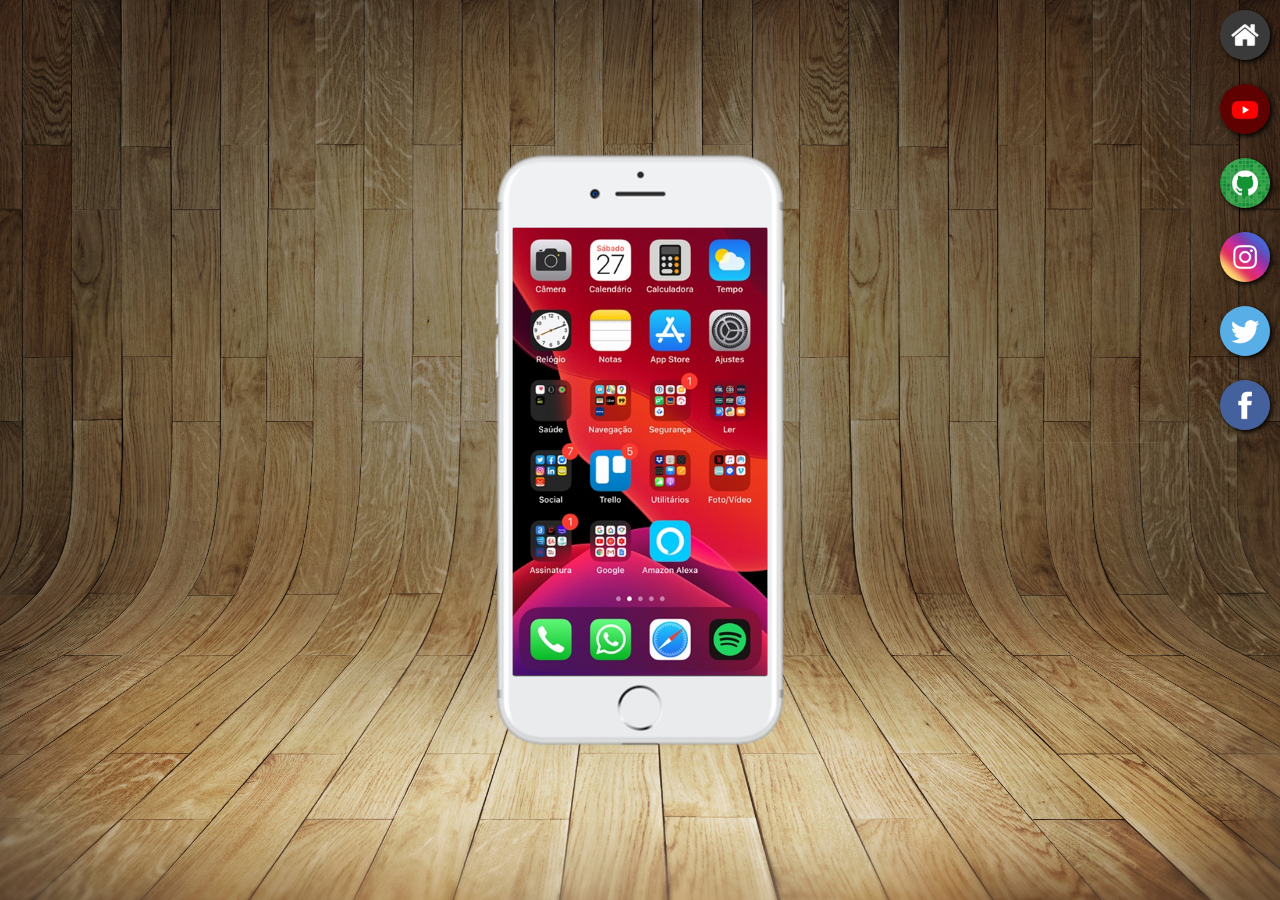
<file: index.html>
<!DOCTYPE html>
<html lang="pt-br">
<head>
    <meta charset="UTF-8">
    <meta http-equiv="X-UA-Compatible" content="IE=edge">
    <meta name="viewport" content="width=device-width, initial-scale=1.0">
    <link rel="shortcut icon" href="midia/favicon.ico" type="image/x-icon">
    <link rel="stylesheet" href="style.css">
    <title>Projeto redes sociais</title>
</head>
<body>
    <main>
        <section id="telefone">
            <iframe src="paginas secundarias/home.html" frameborder="0" name="tela" id="tela"></iframe>
        </section>

        <section id="redes-sociais">
            <a href="paginas secundarias/home.html" target="tela"><img src="midia/imagens/logo-home.jpg" alt="Home"></a><br>

            <a href="paginas secundarias/youtube.html" target="tela"><img src="midia/imagens/logo-youtube.jpg" alt="YouTube"></a><br>

            <a href="paginas secundarias/gitghub.html" target="tela"><img src="midia/imagens/logo-github.jpg" alt="GitHub"></a><br>

            <a href="paginas secundarias/instagram.html" target="tela"><img src="midia/imagens/logo-instagram.jpg" alt="Instagram"></a><br>

            <a href="paginas secundarias/twitter.html" target="tela"><img src="midia/imagens/logo-twitter.jpg" alt="Twitter"></a><br>

            <a href="paginas secundarias/facebook.html" target="tela"><img src="midia/imagens/logo-facebook.jpg" alt="Facebook"></a><br>
        </section>
    </main>
</body>
</html>
</file>
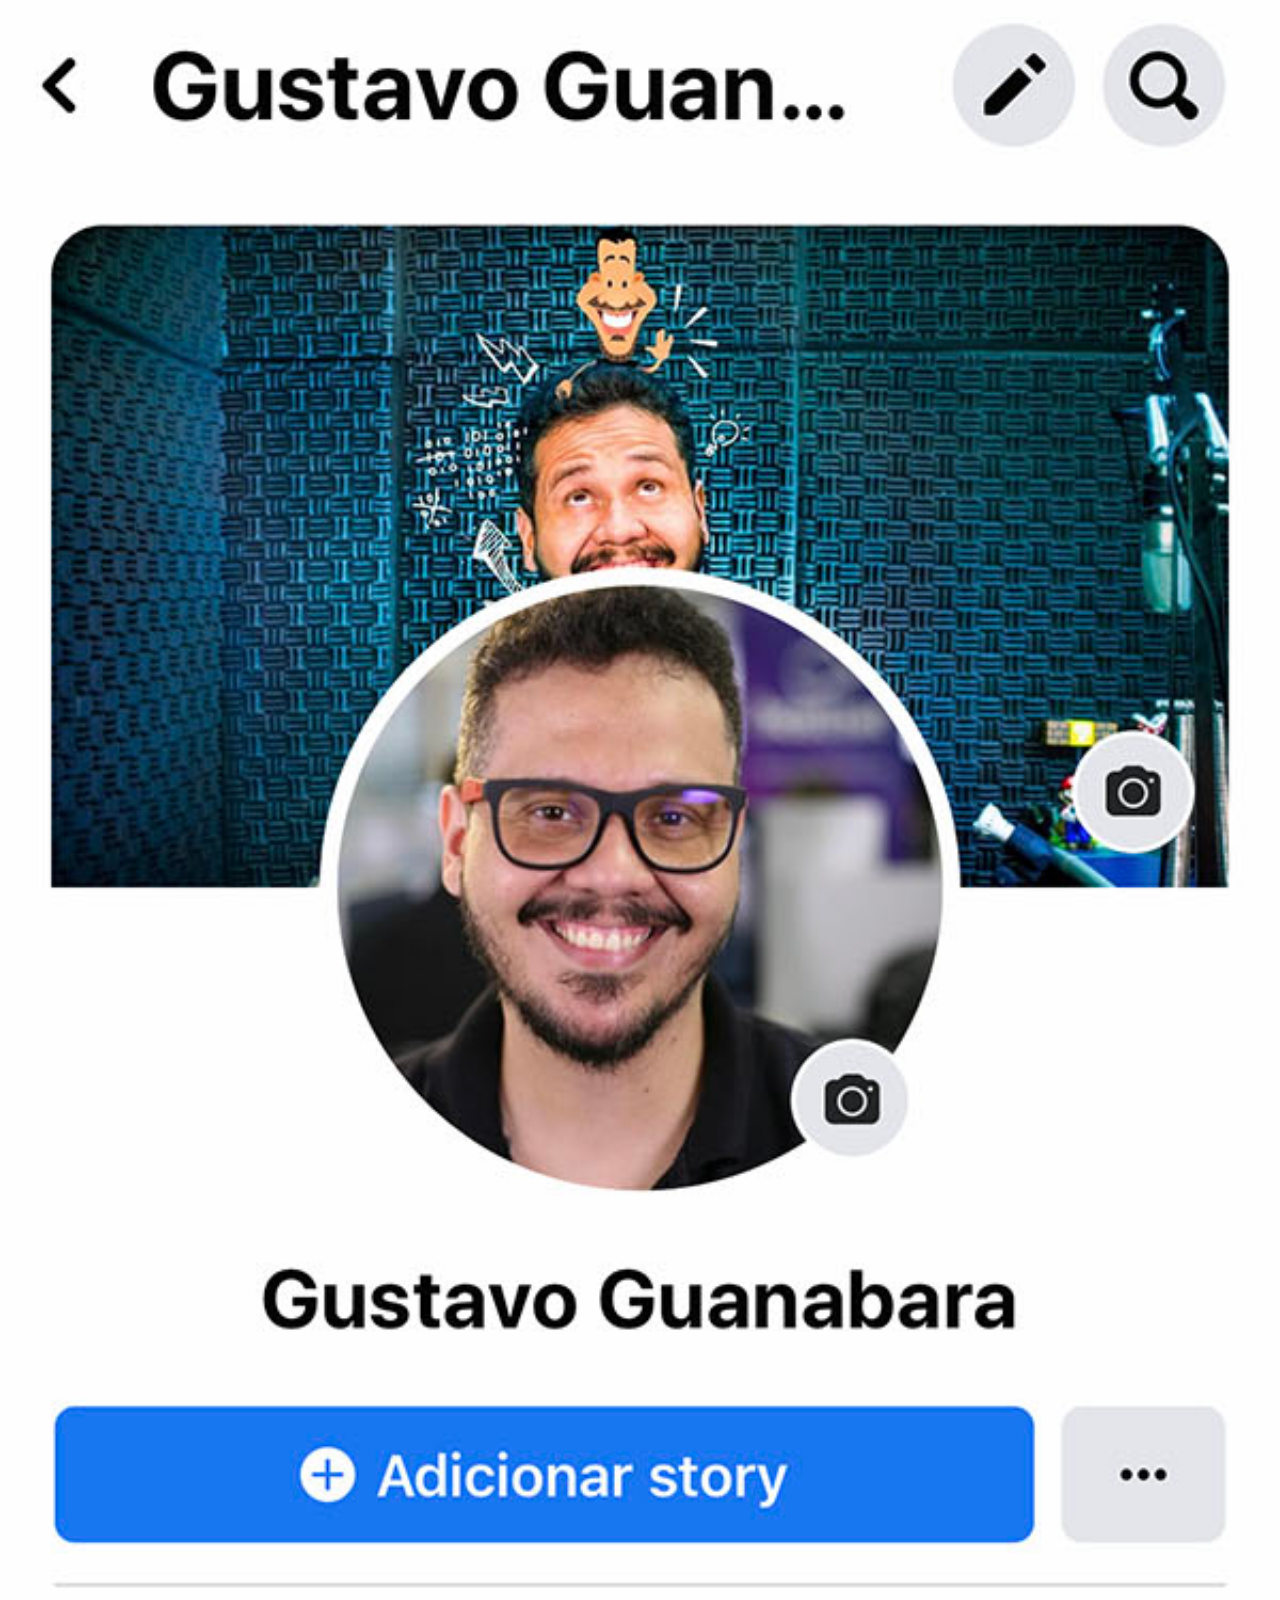
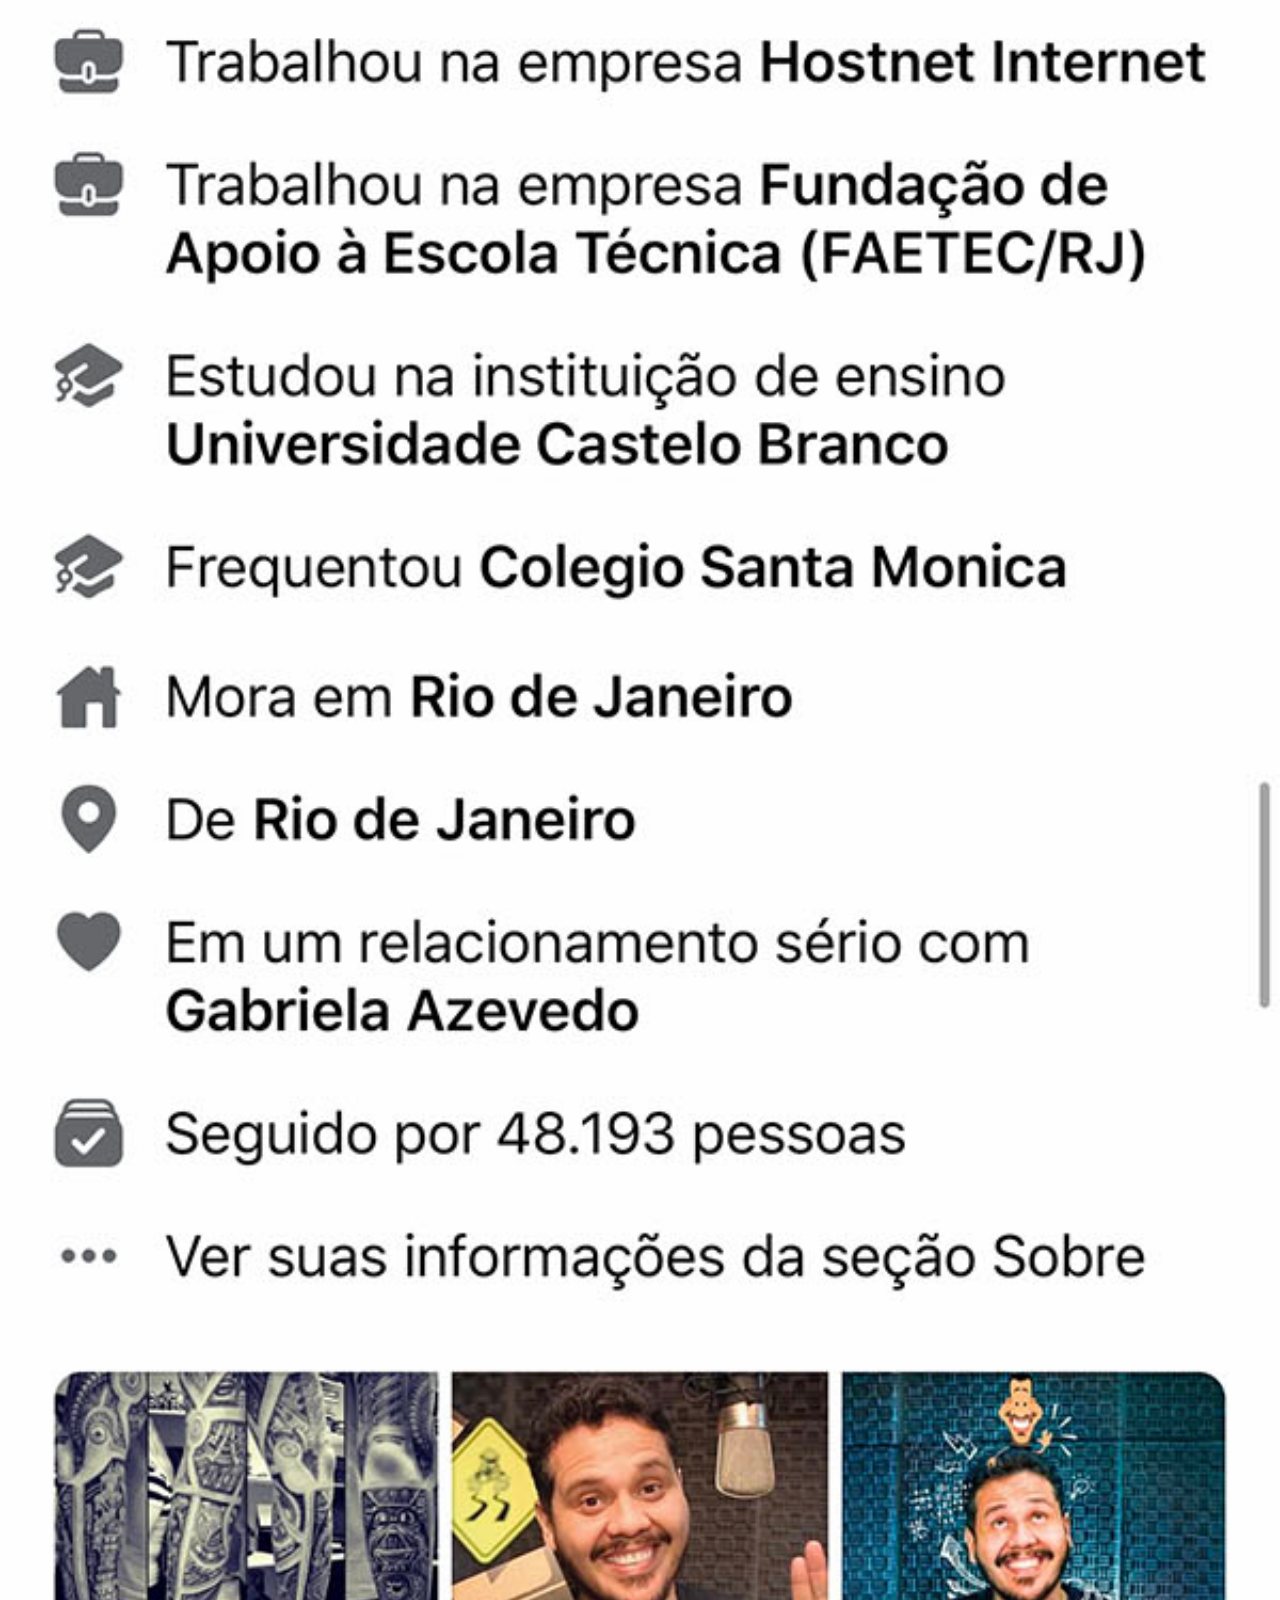
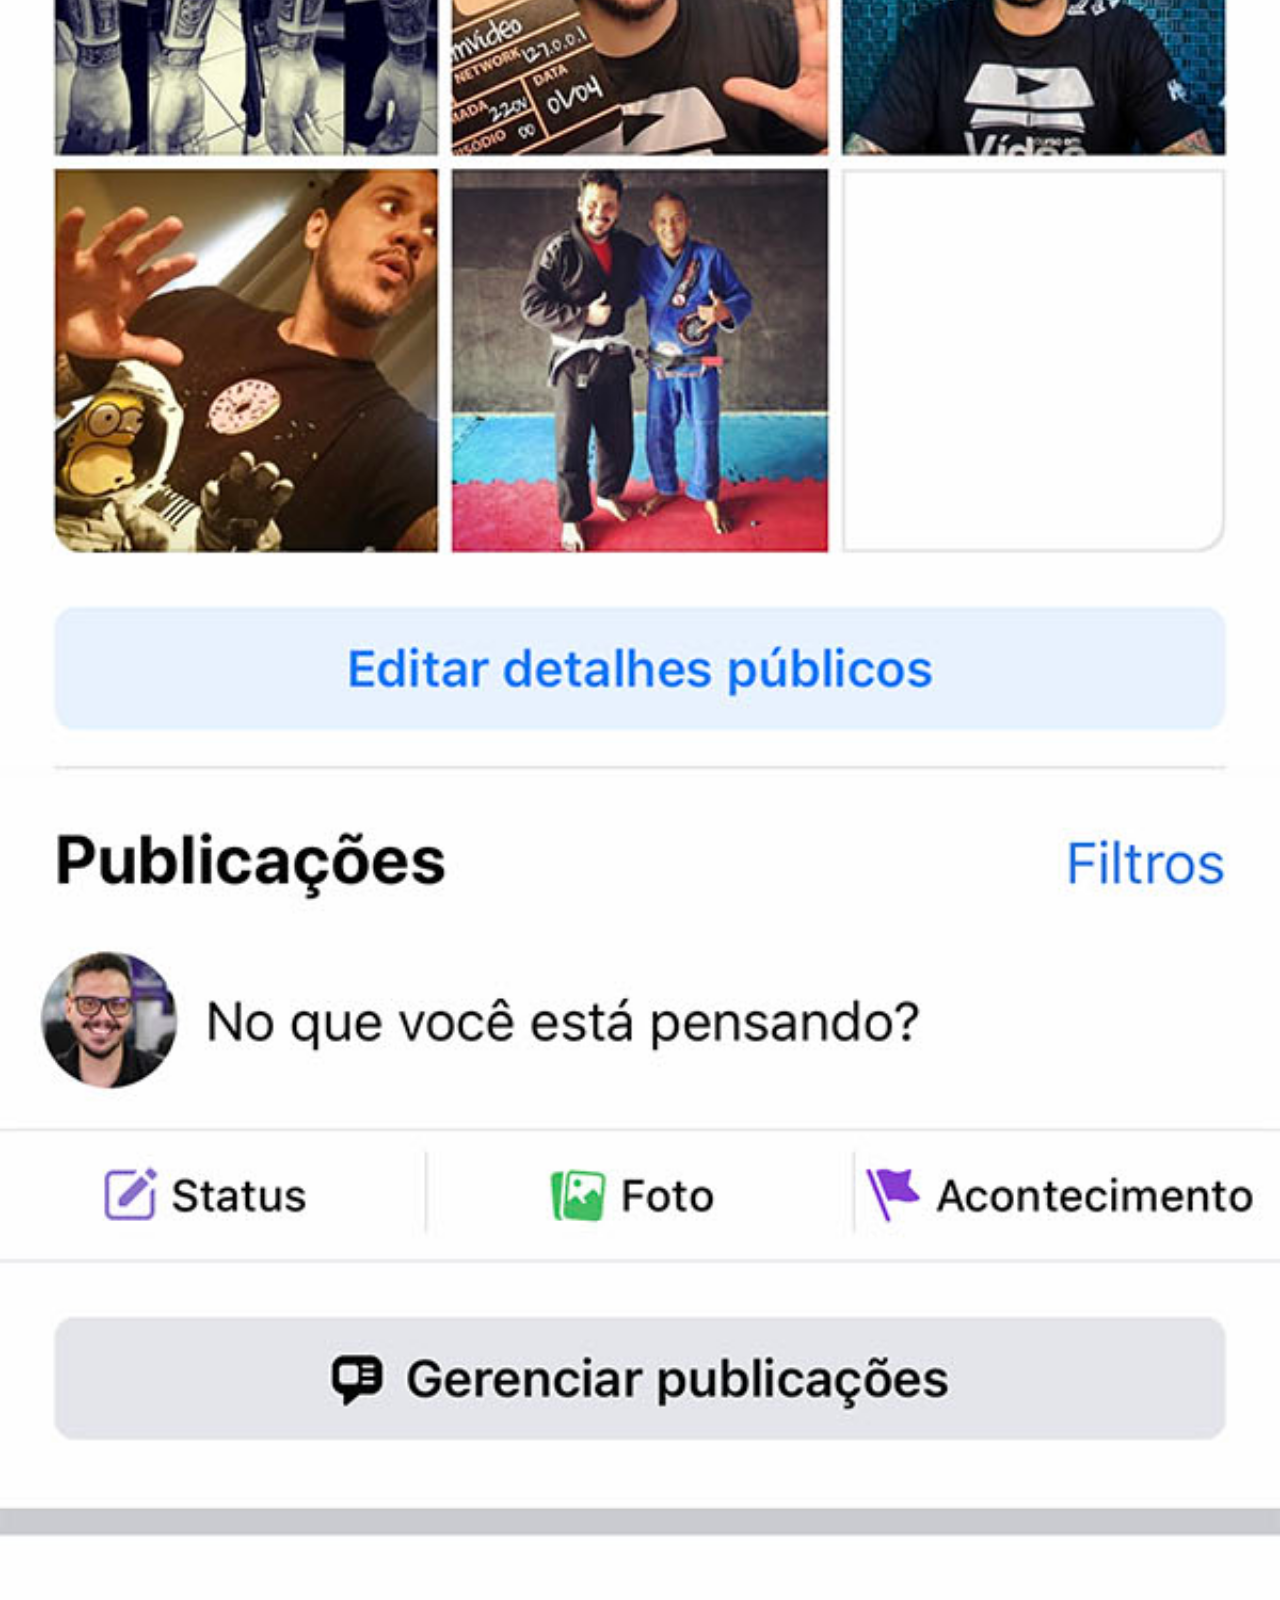
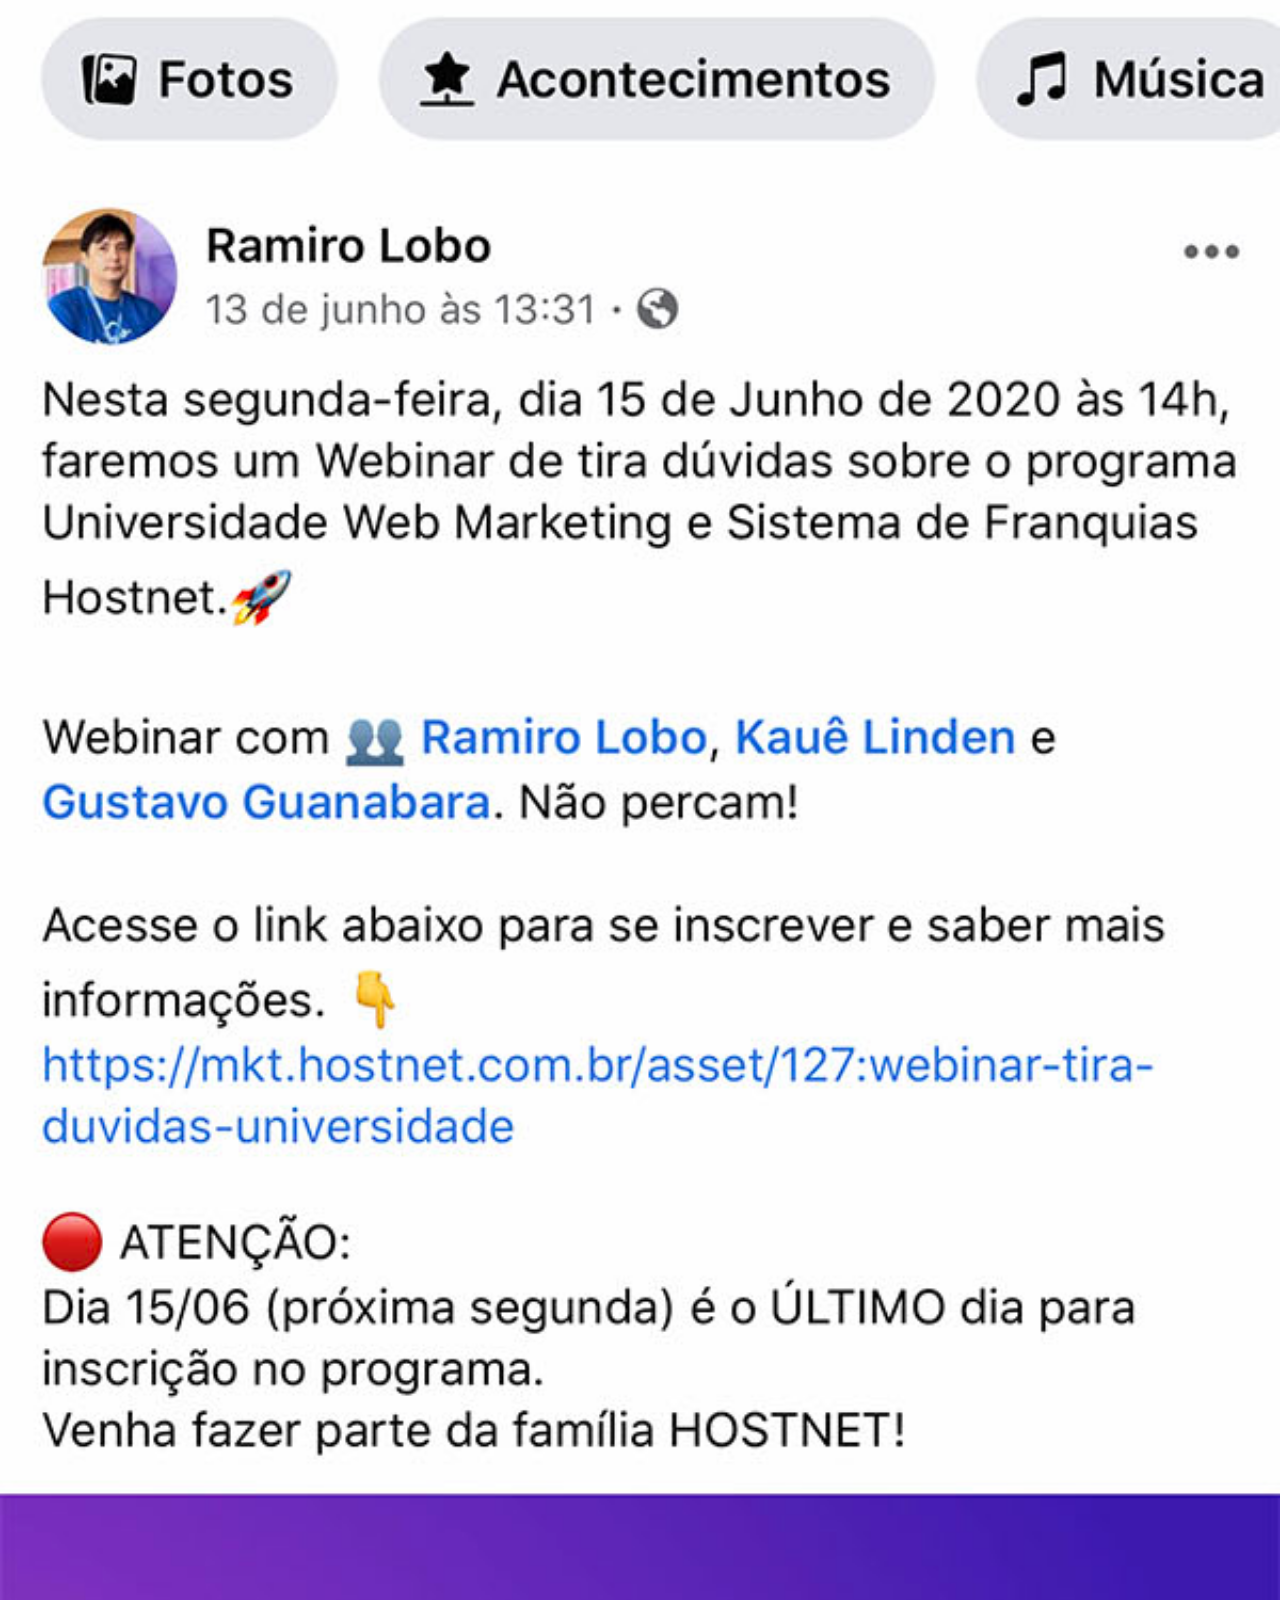
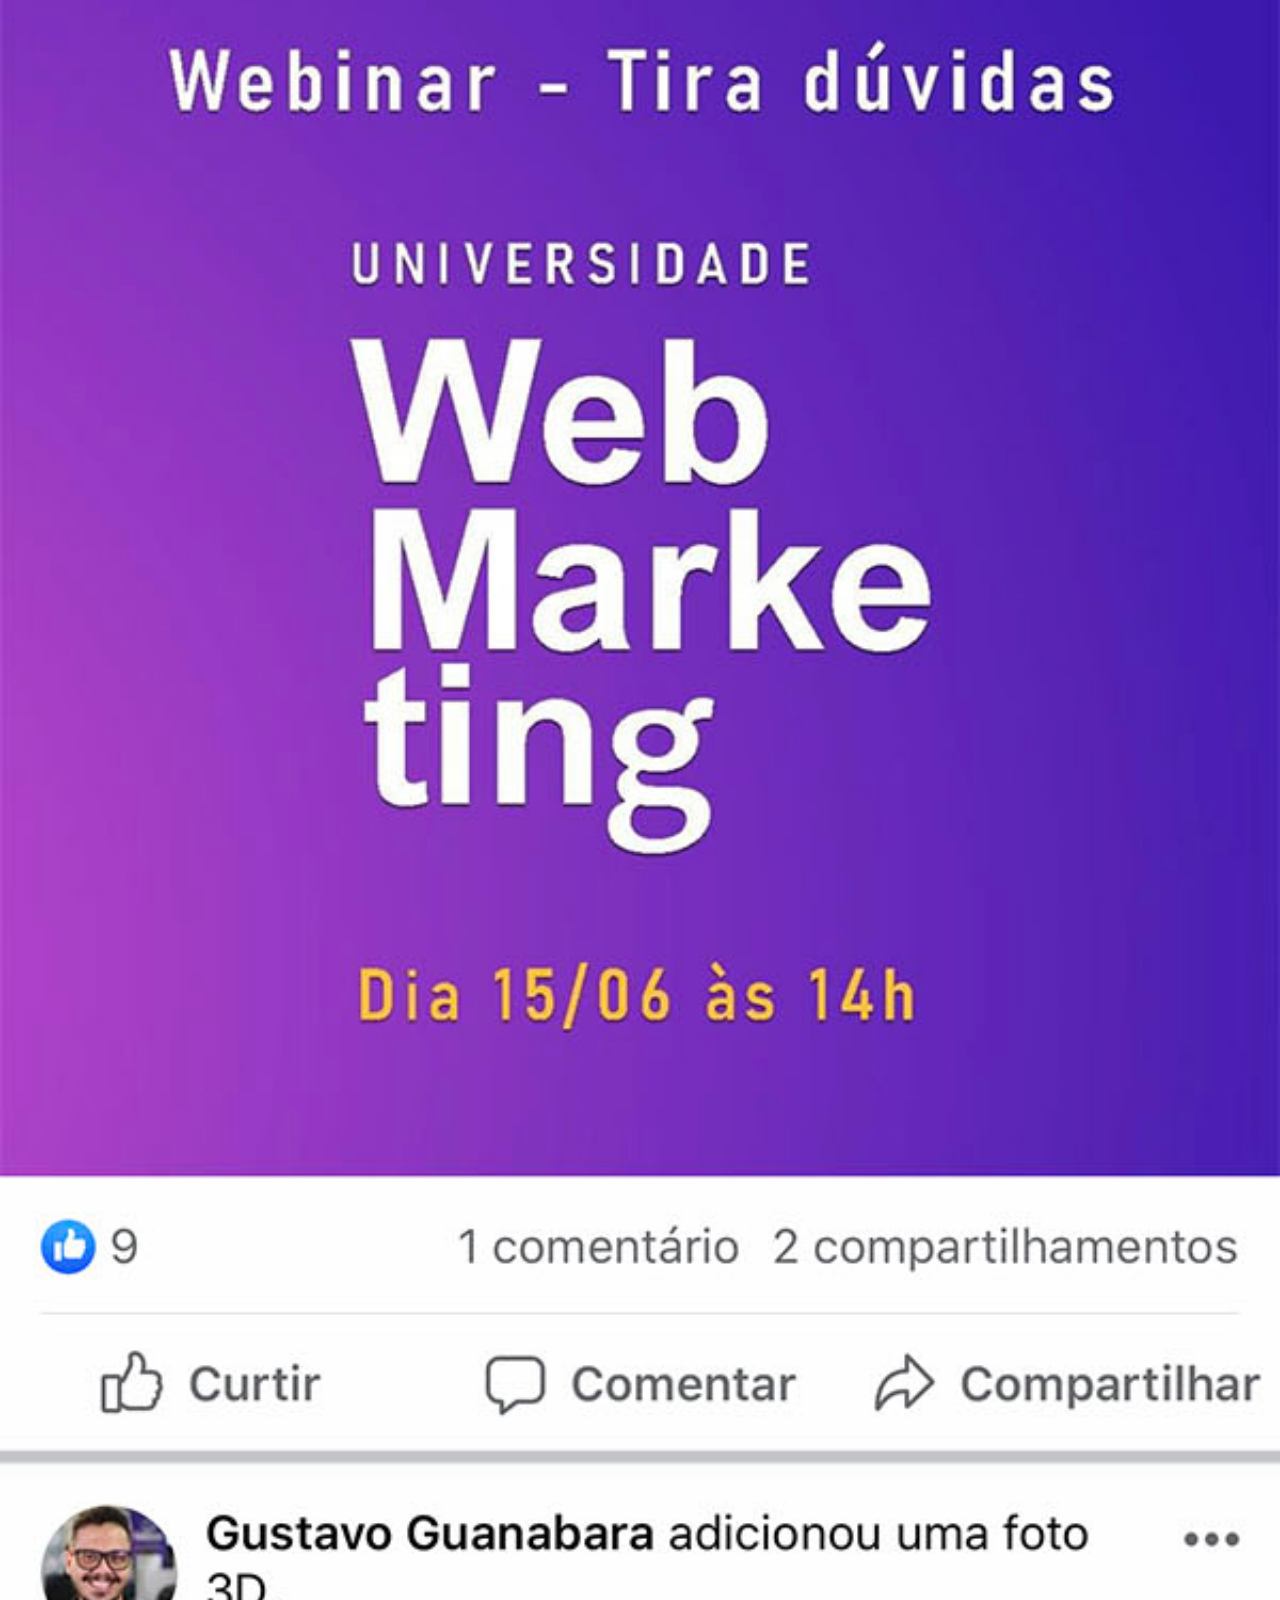
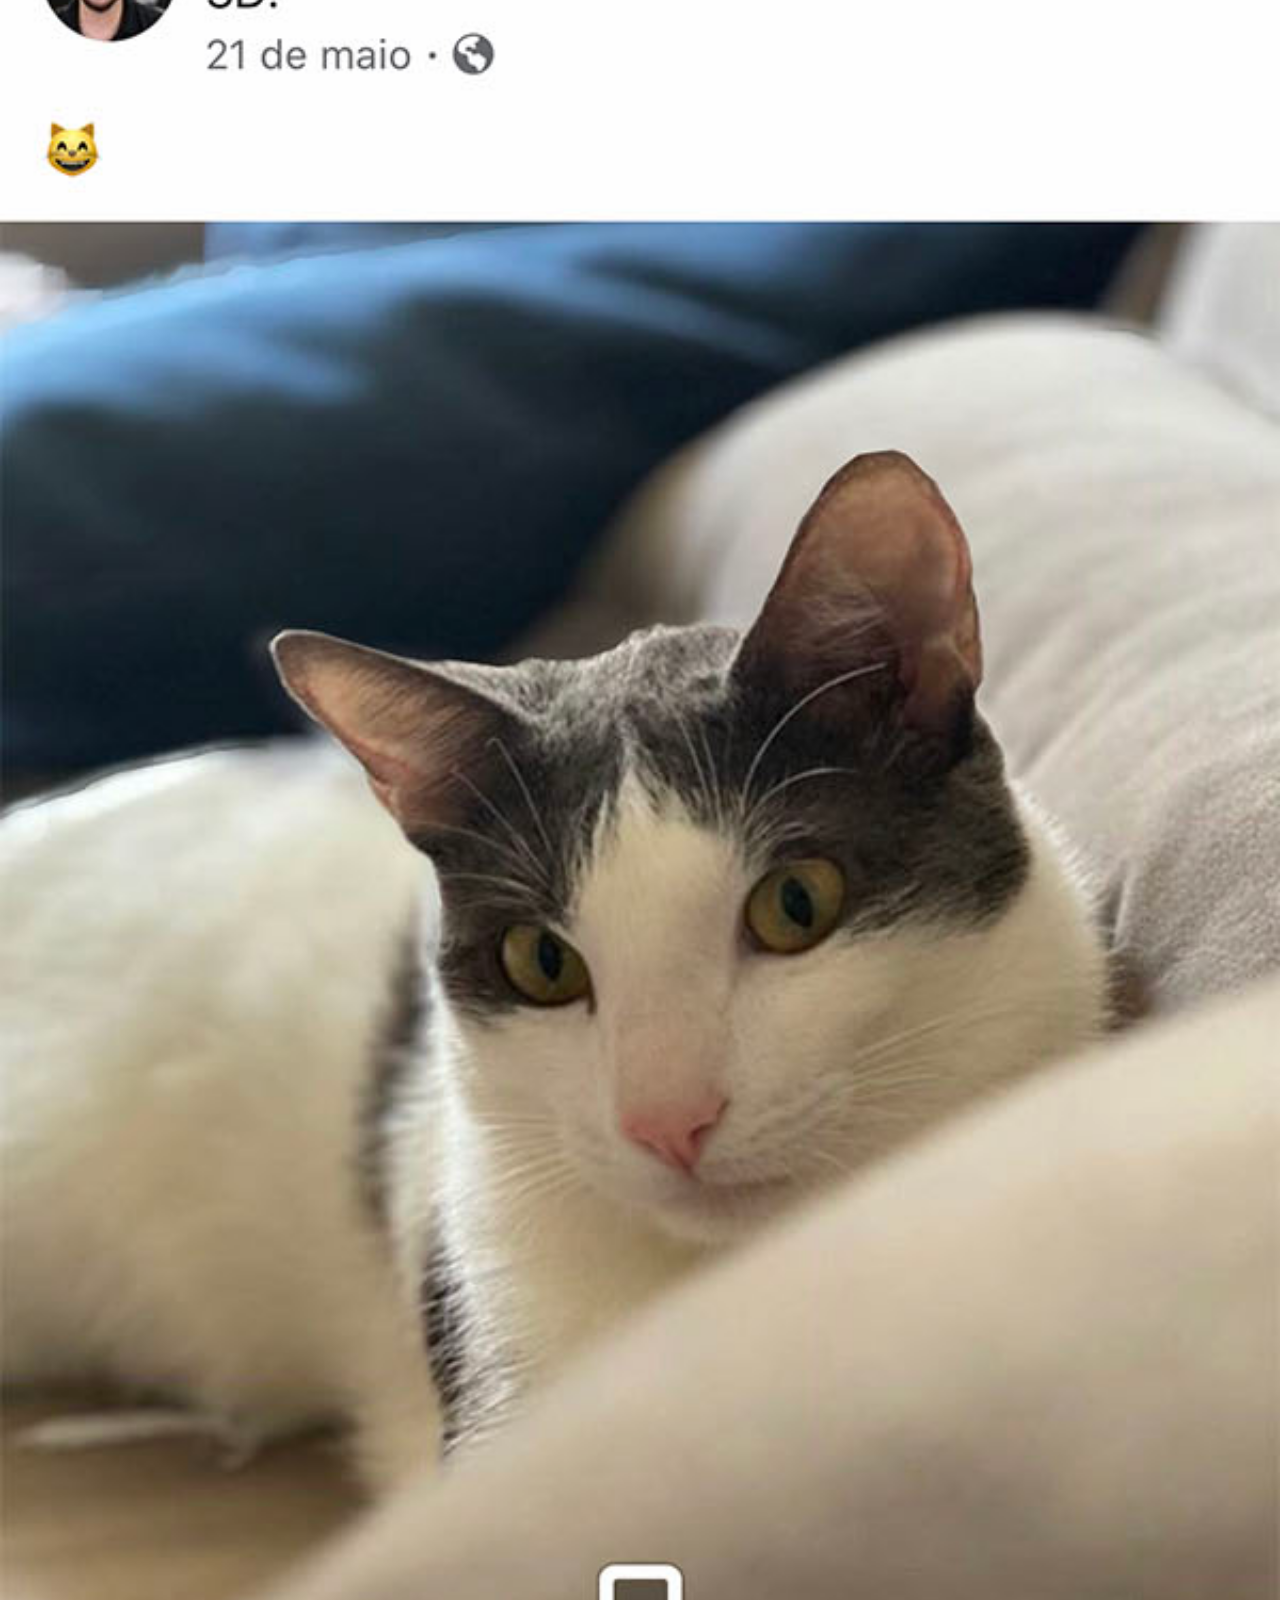
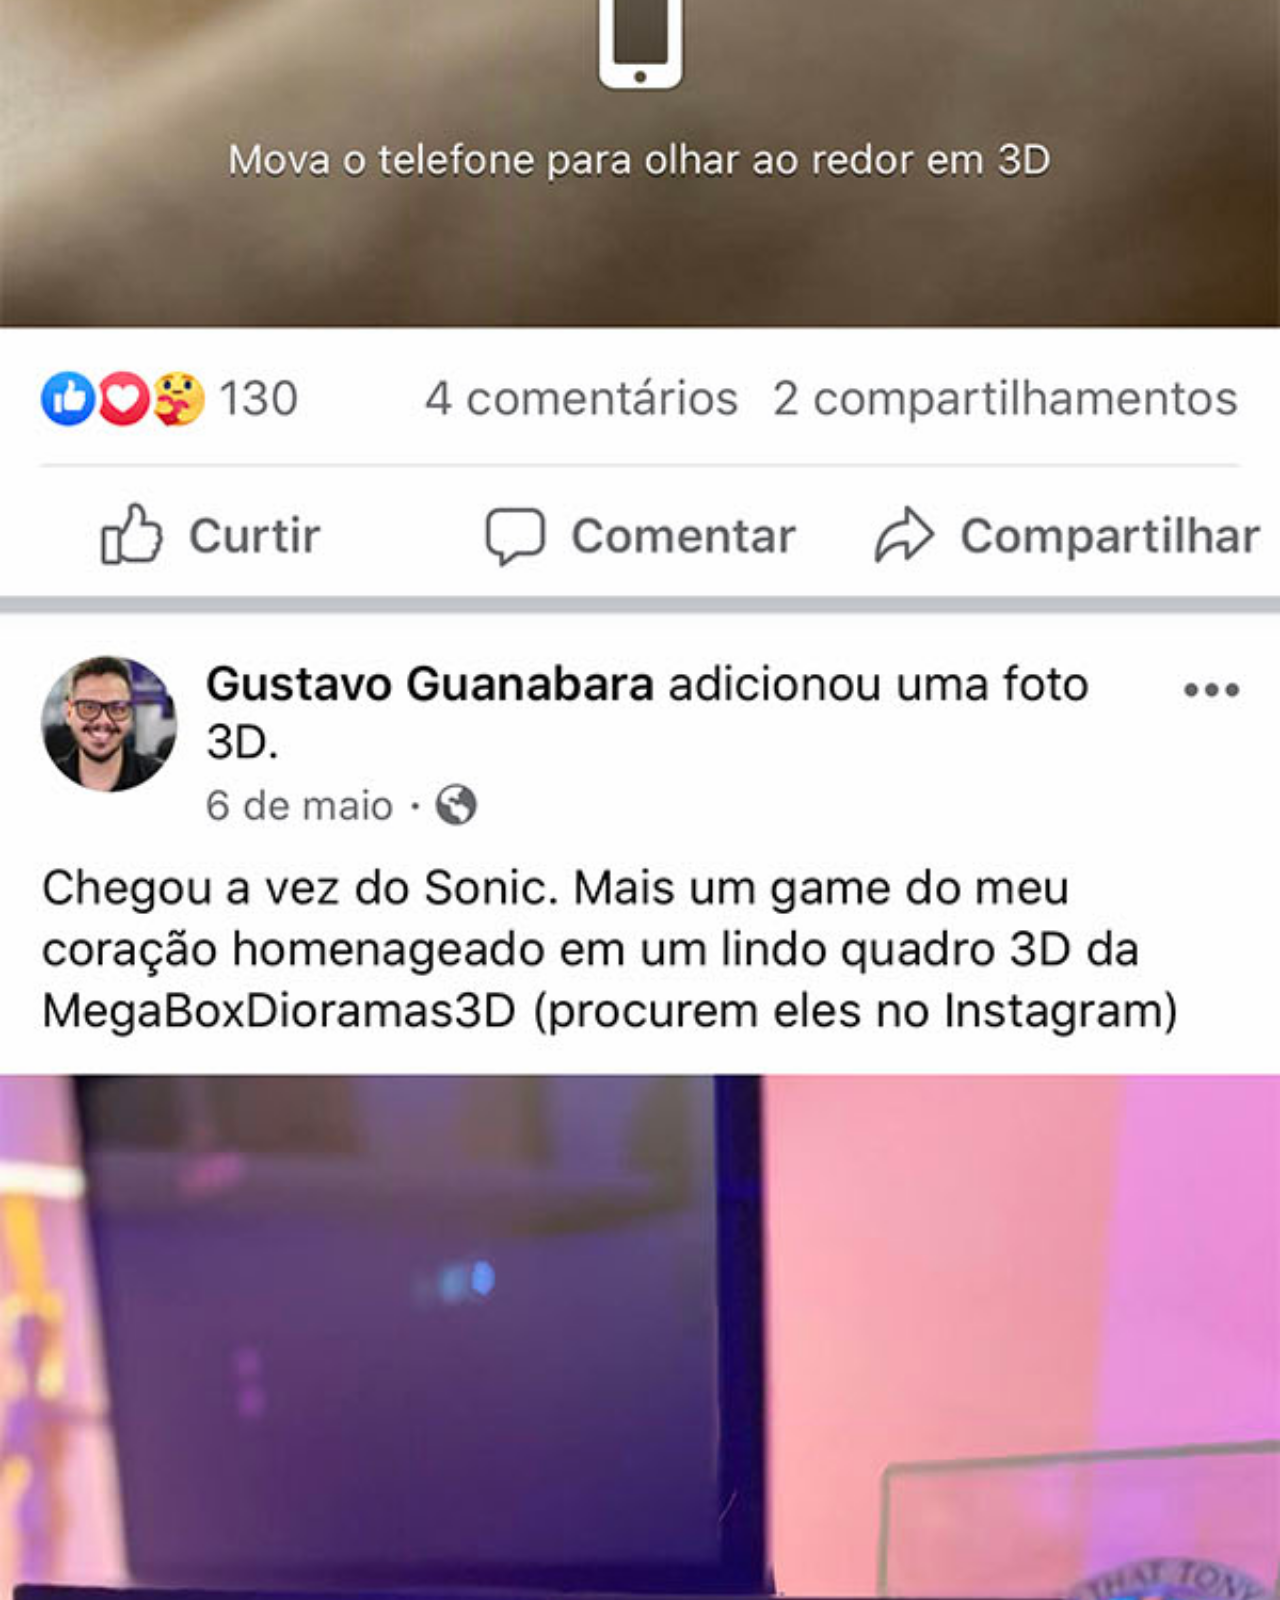
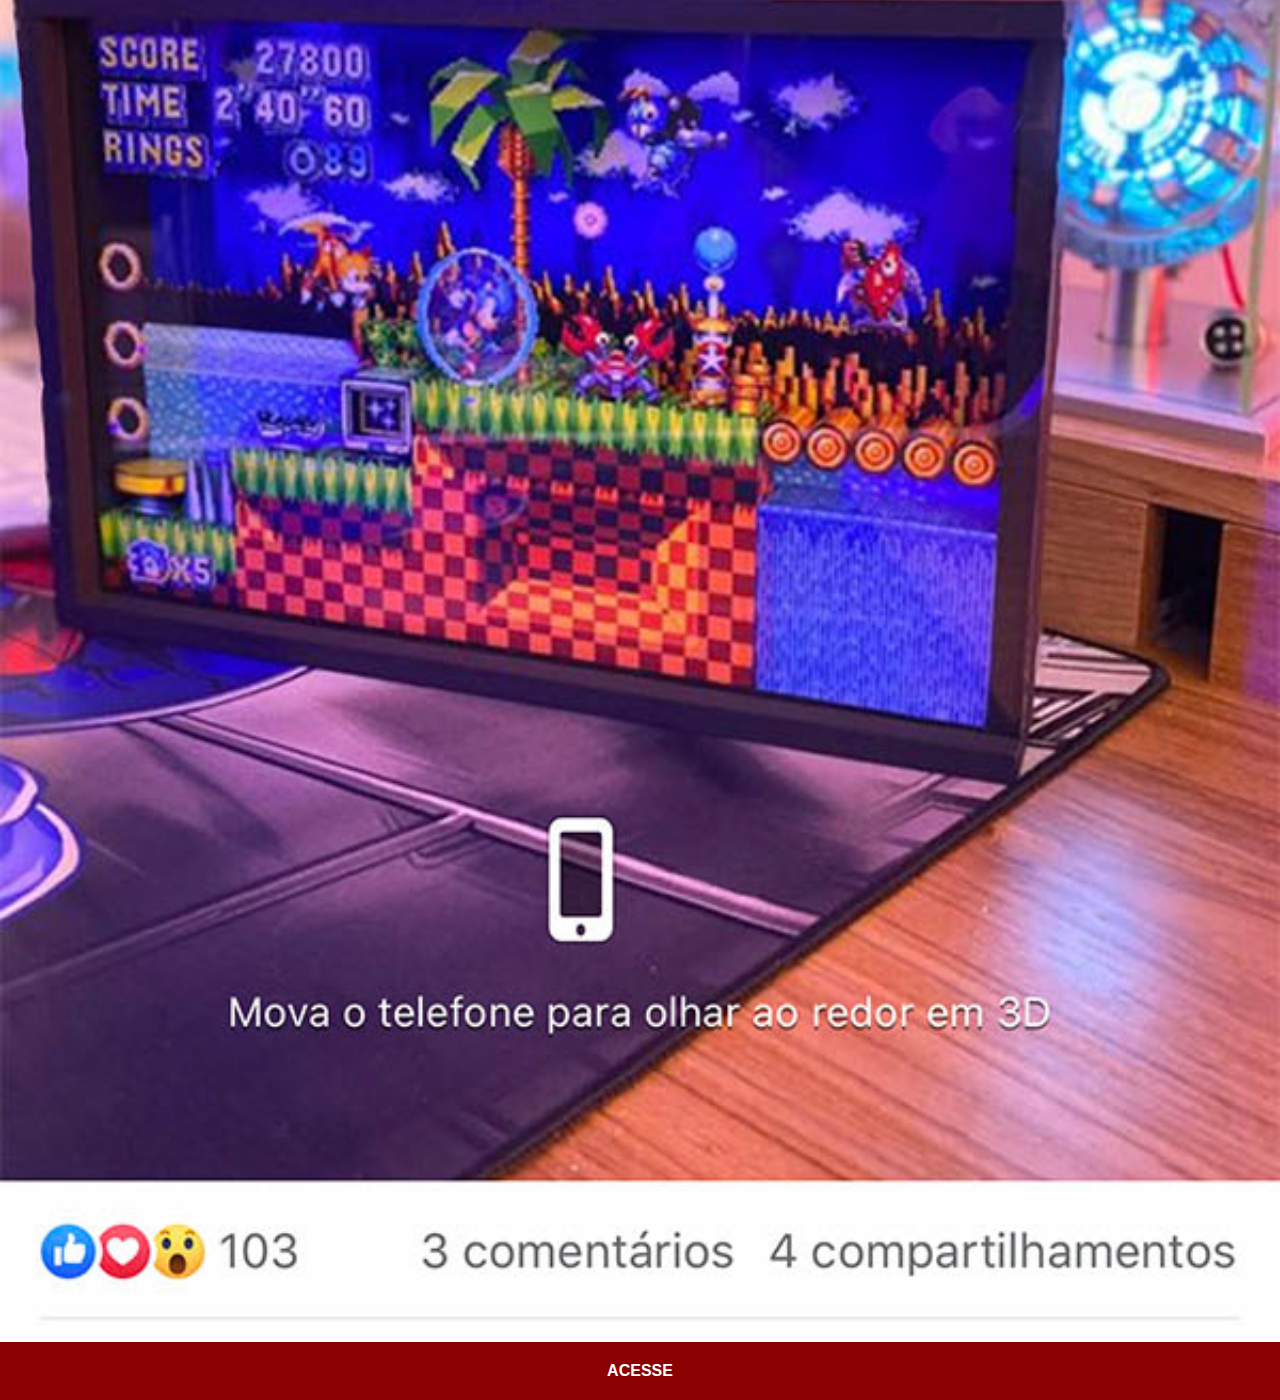
<file: paginas secundarias/facebook.html>
<!DOCTYPE html>
<html lang="pt-br">
<head>
    <meta charset="UTF-8">
    <meta http-equiv="X-UA-Compatible" content="IE=edge">
    <meta name="viewport" content="width=device-width, initial-scale=1.0">
    <title>Facebook</title>
    <link rel="stylesheet" href="style.css">
</head>
<body>
    <img src="../midia/imagens/tela-facebook.jpg" alt="Facebook"><a href="https://www.facebook.com/profile.php?id=100088884503523" target="_blank">ACESSE</a>
</body>
</html>
</file>
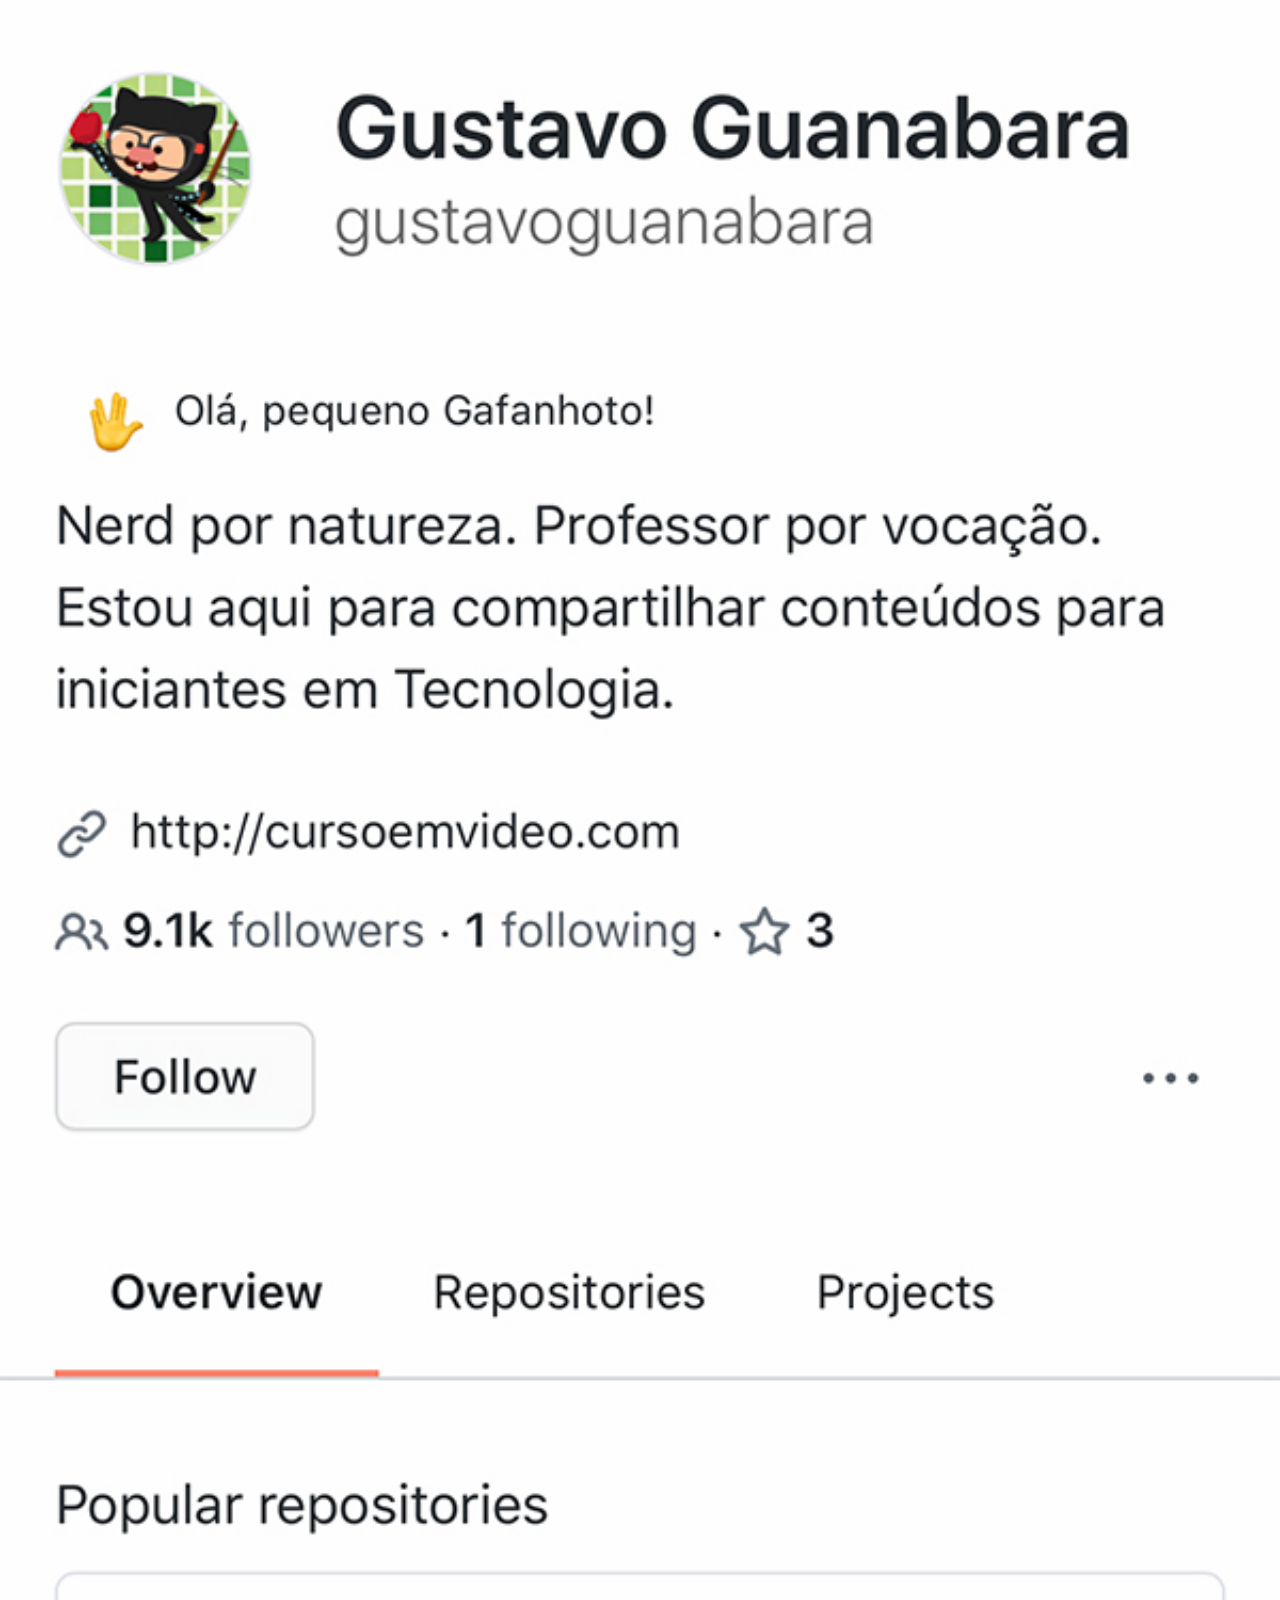
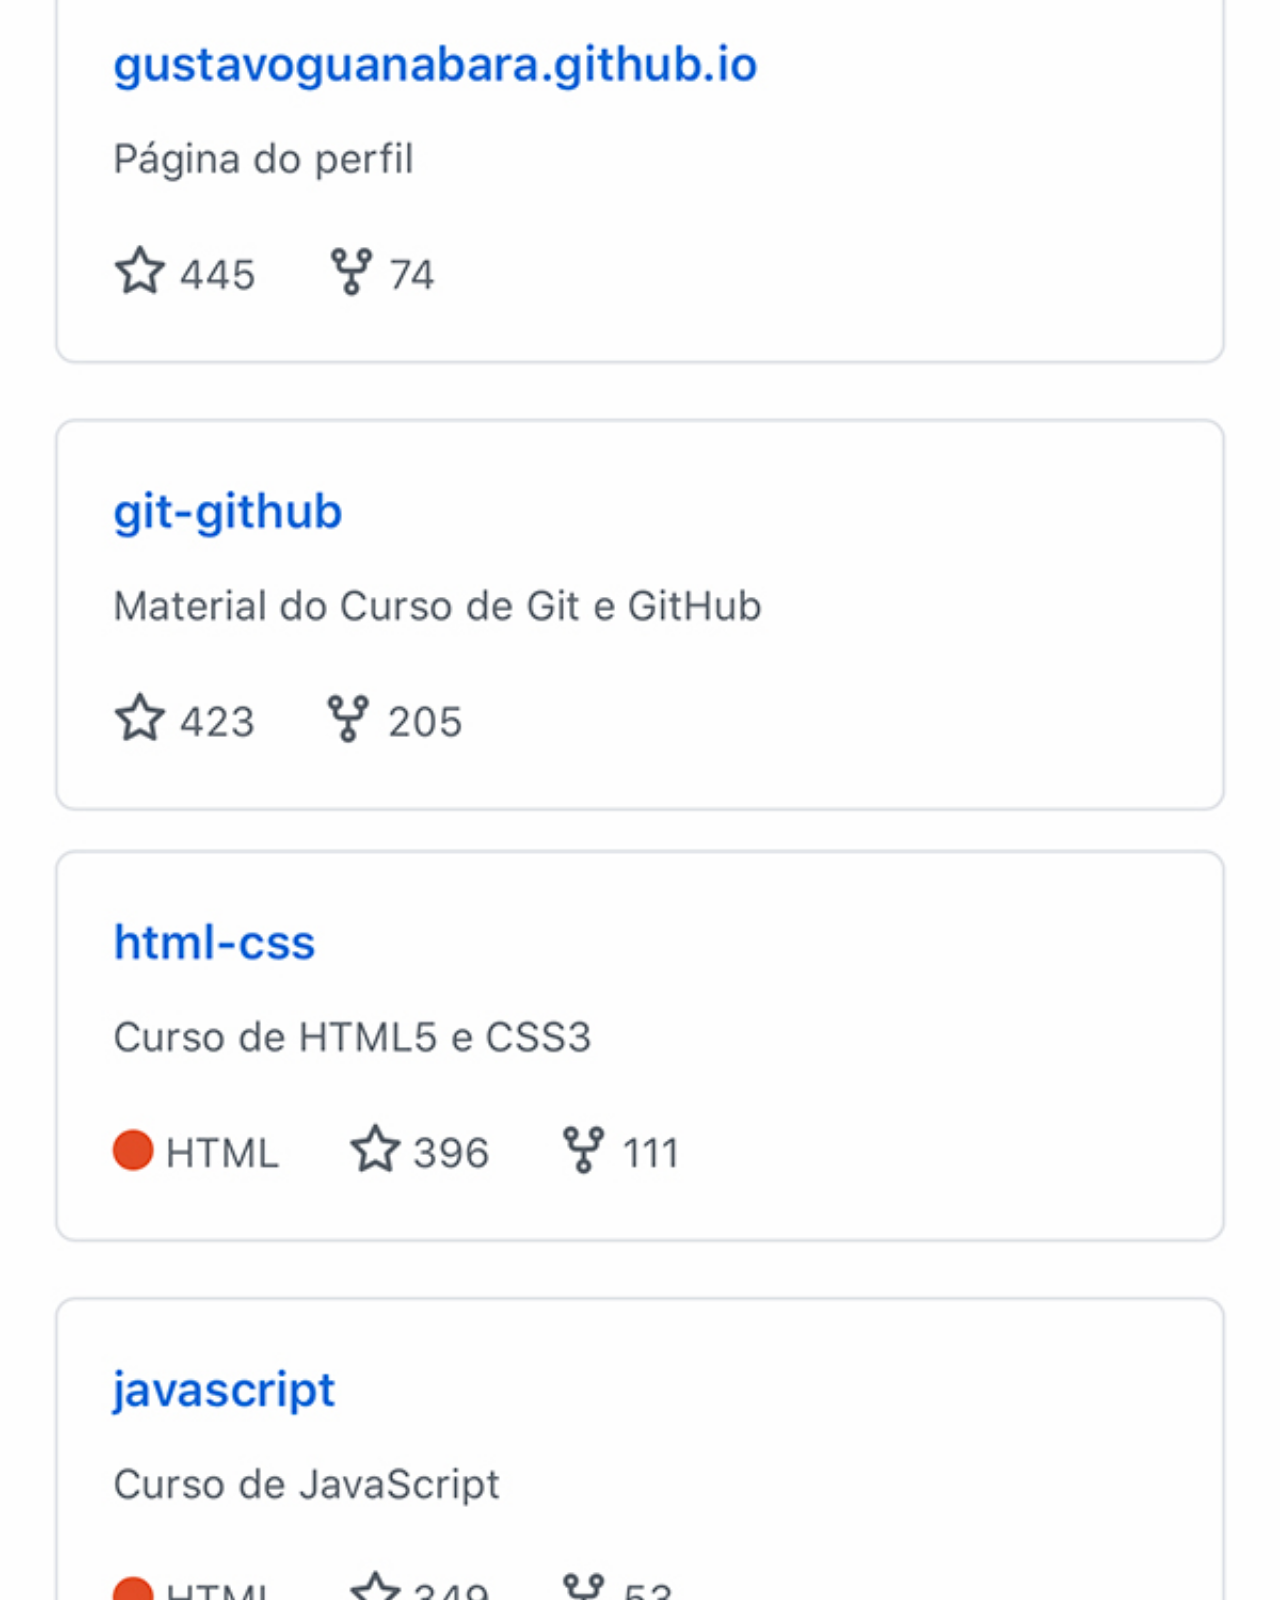
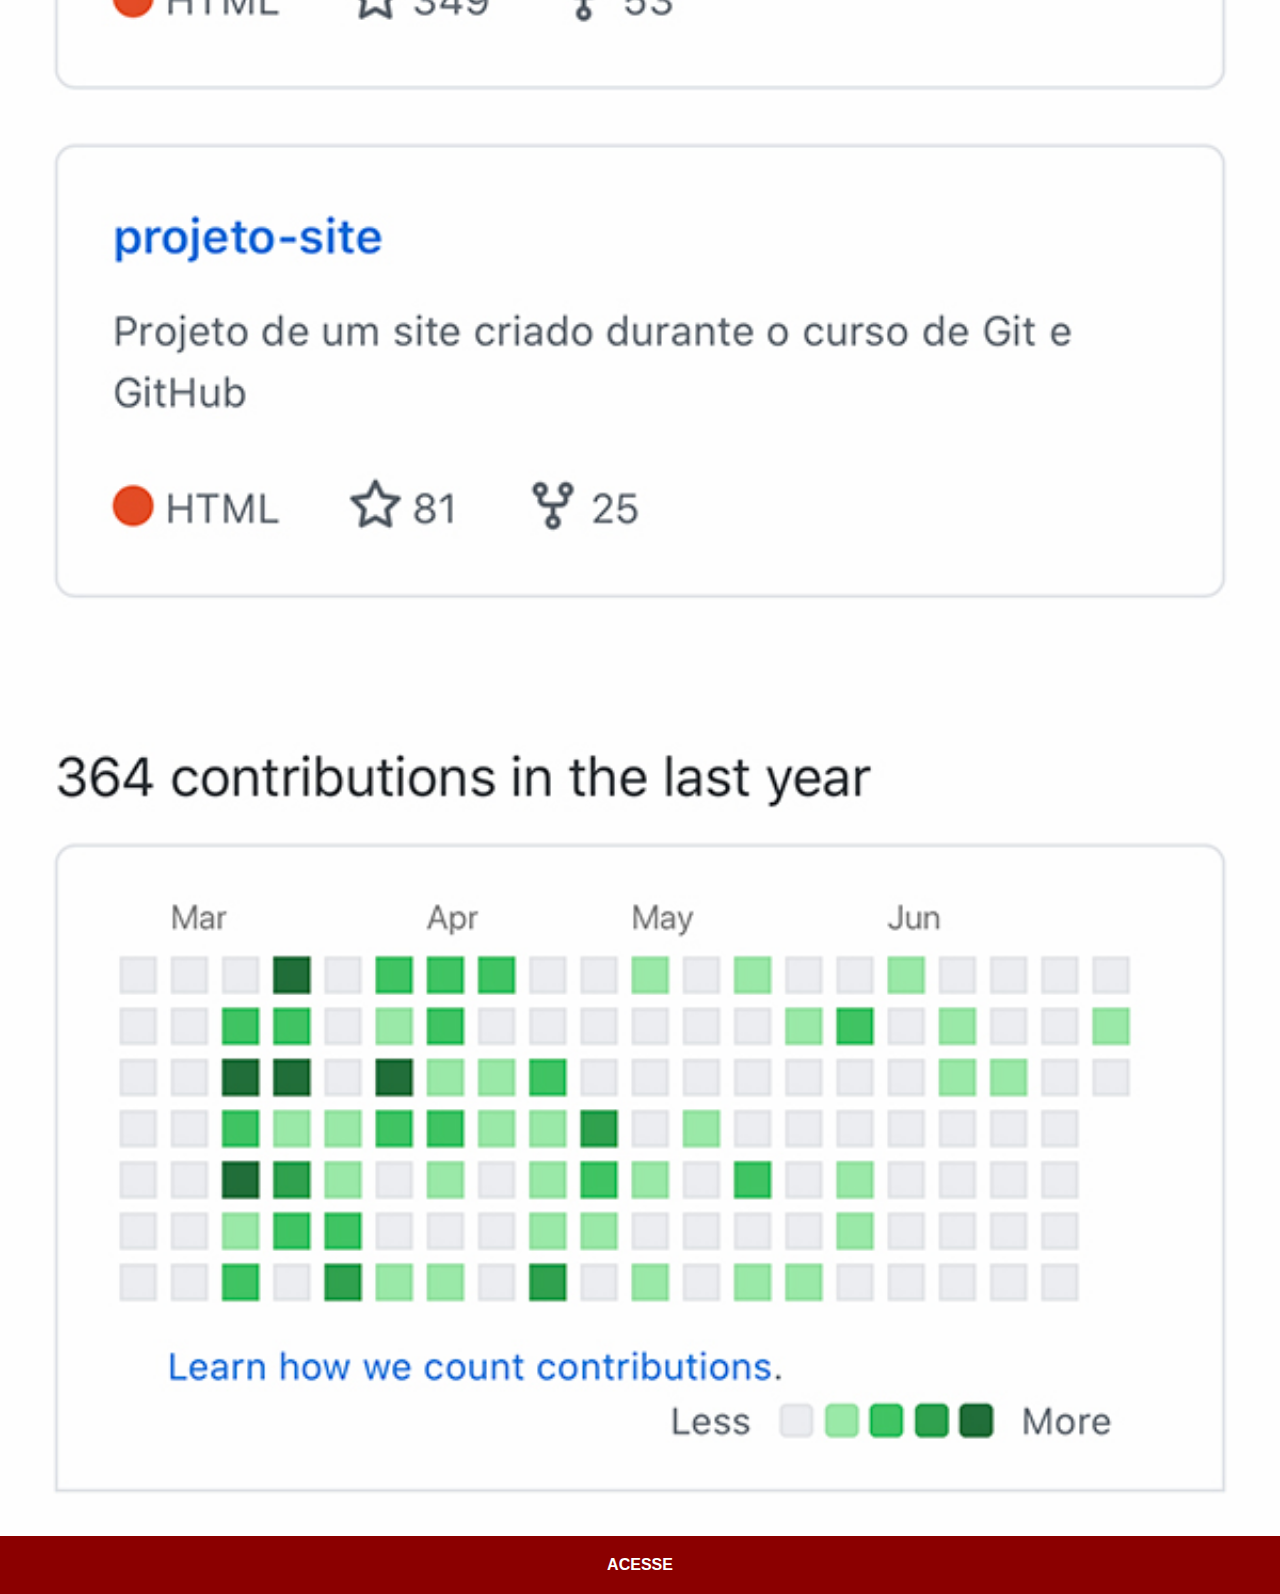
<file: paginas secundarias/gitghub.html>
<!DOCTYPE html>
<html lang="pt-br">
<head>
    <meta charset="UTF-8">
    <meta http-equiv="X-UA-Compatible" content="IE=edge">
    <meta name="viewport" content="width=device-width, initial-scale=1.0">
    <title>GitHub</title>
    <link rel="stylesheet" href="style.css">
</head>
<body>
    <img src="../midia/imagens/tela-github.jpg" alt="GitHub"><a href="https://github.com/MityRiver" target="_blank">ACESSE</a>
</body>
</html>
</file>
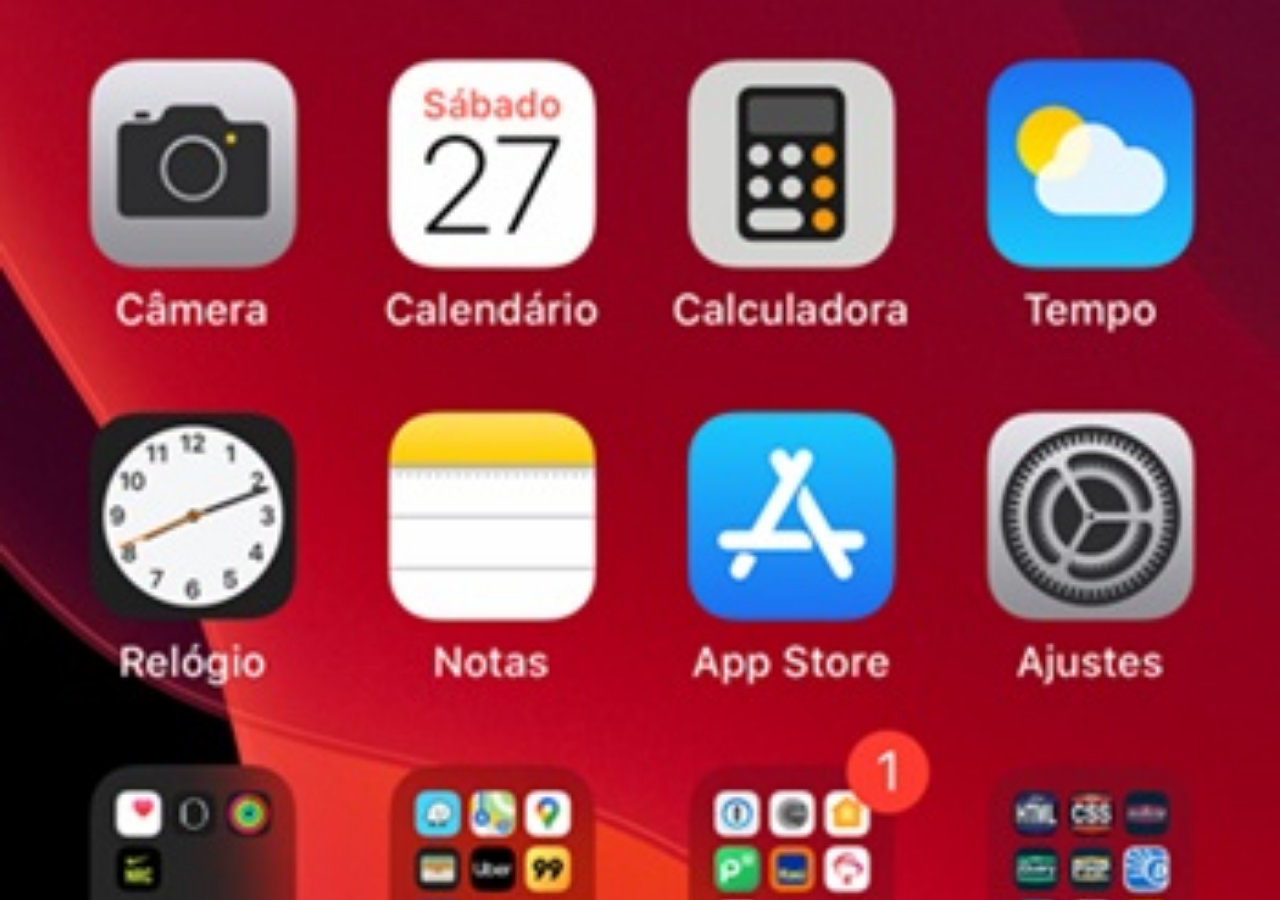
<file: paginas secundarias/home.html>
<!DOCTYPE html>
<html lang="pt-br">
<head>
    <meta charset="UTF-8">
    <meta http-equiv="X-UA-Compatible" content="IE=edge">
    <meta name="viewport" content="width=device-width, initial-scale=1.0">
    <title>Home</title>

    <style>
    * {
        margin: 0px;
        padding: 0px;
    }

    body {
        width: 100vw;
        height: 100vh;
        background: url(../midia/imagens/tela-home.jpg) no-repeat top center;
        background-size: cover;
    }

    </style>
</head>
<body>
    
</body>
</html>
</file>
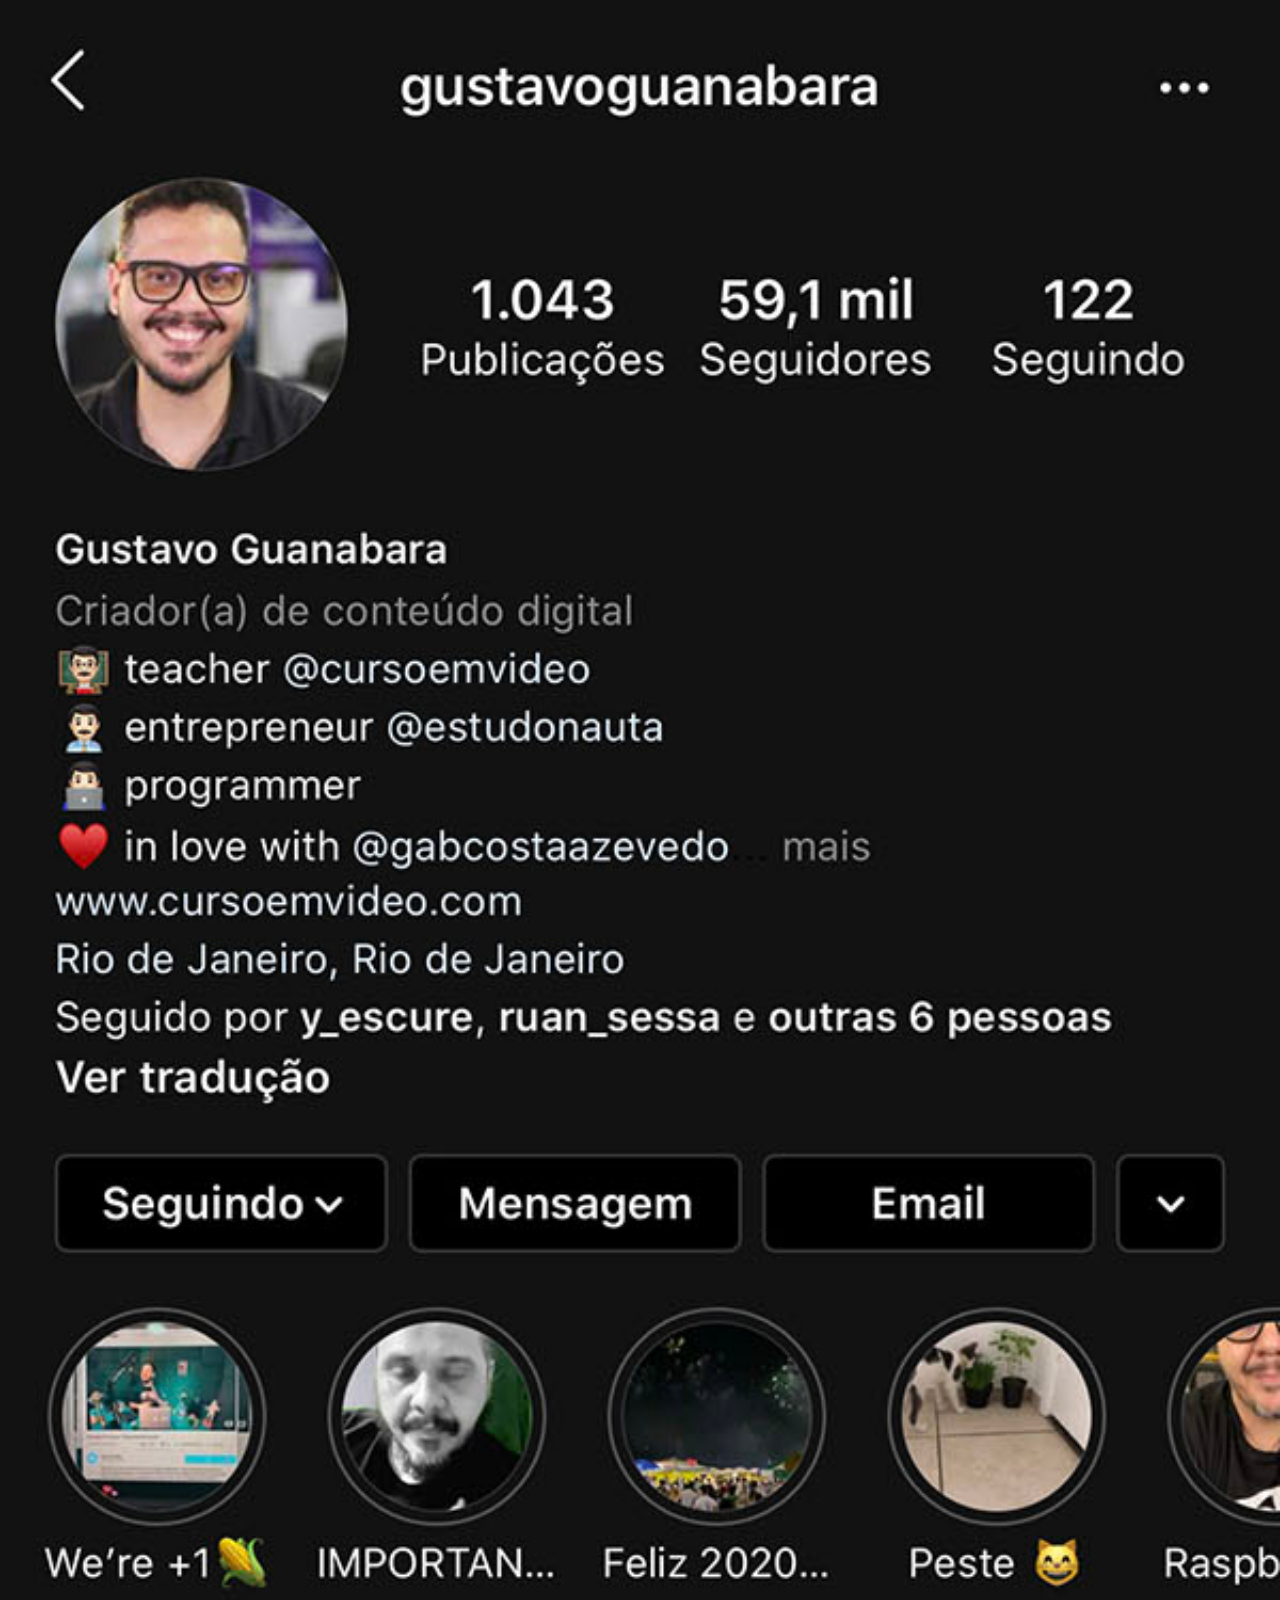
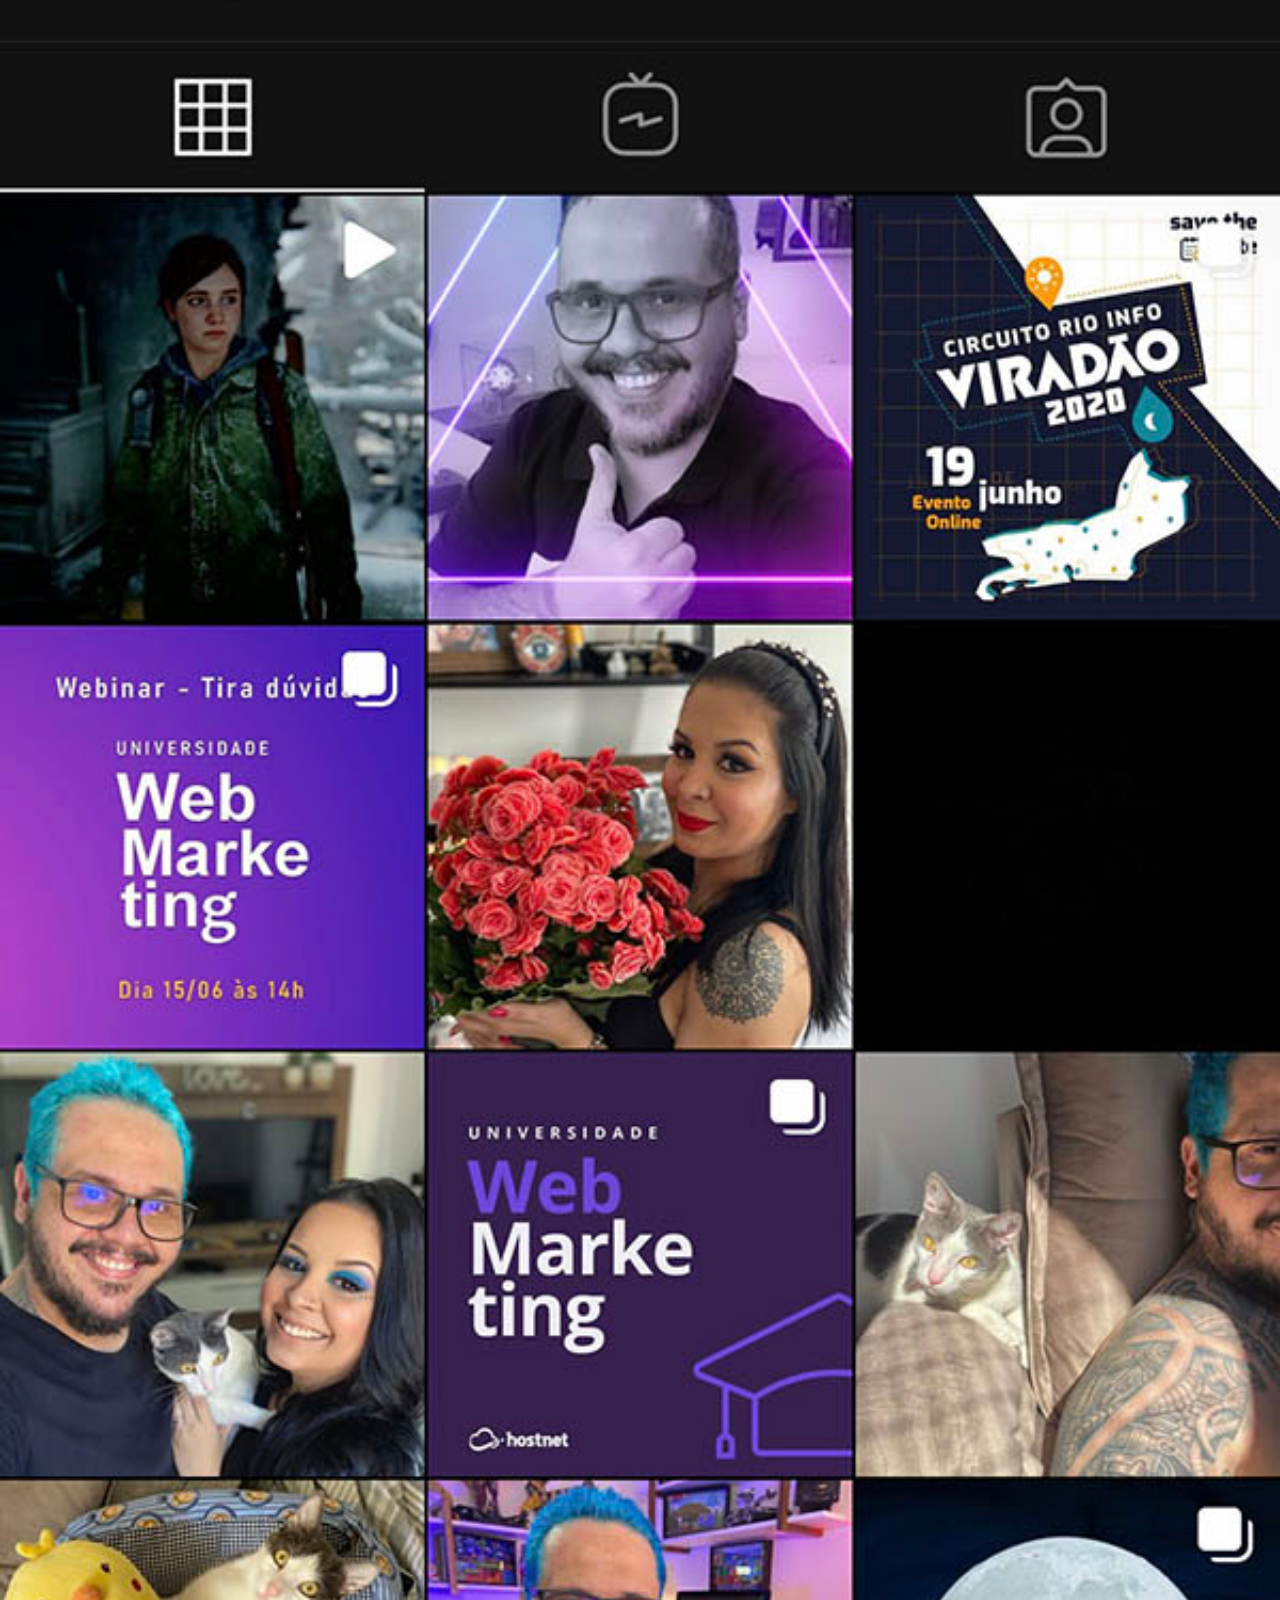
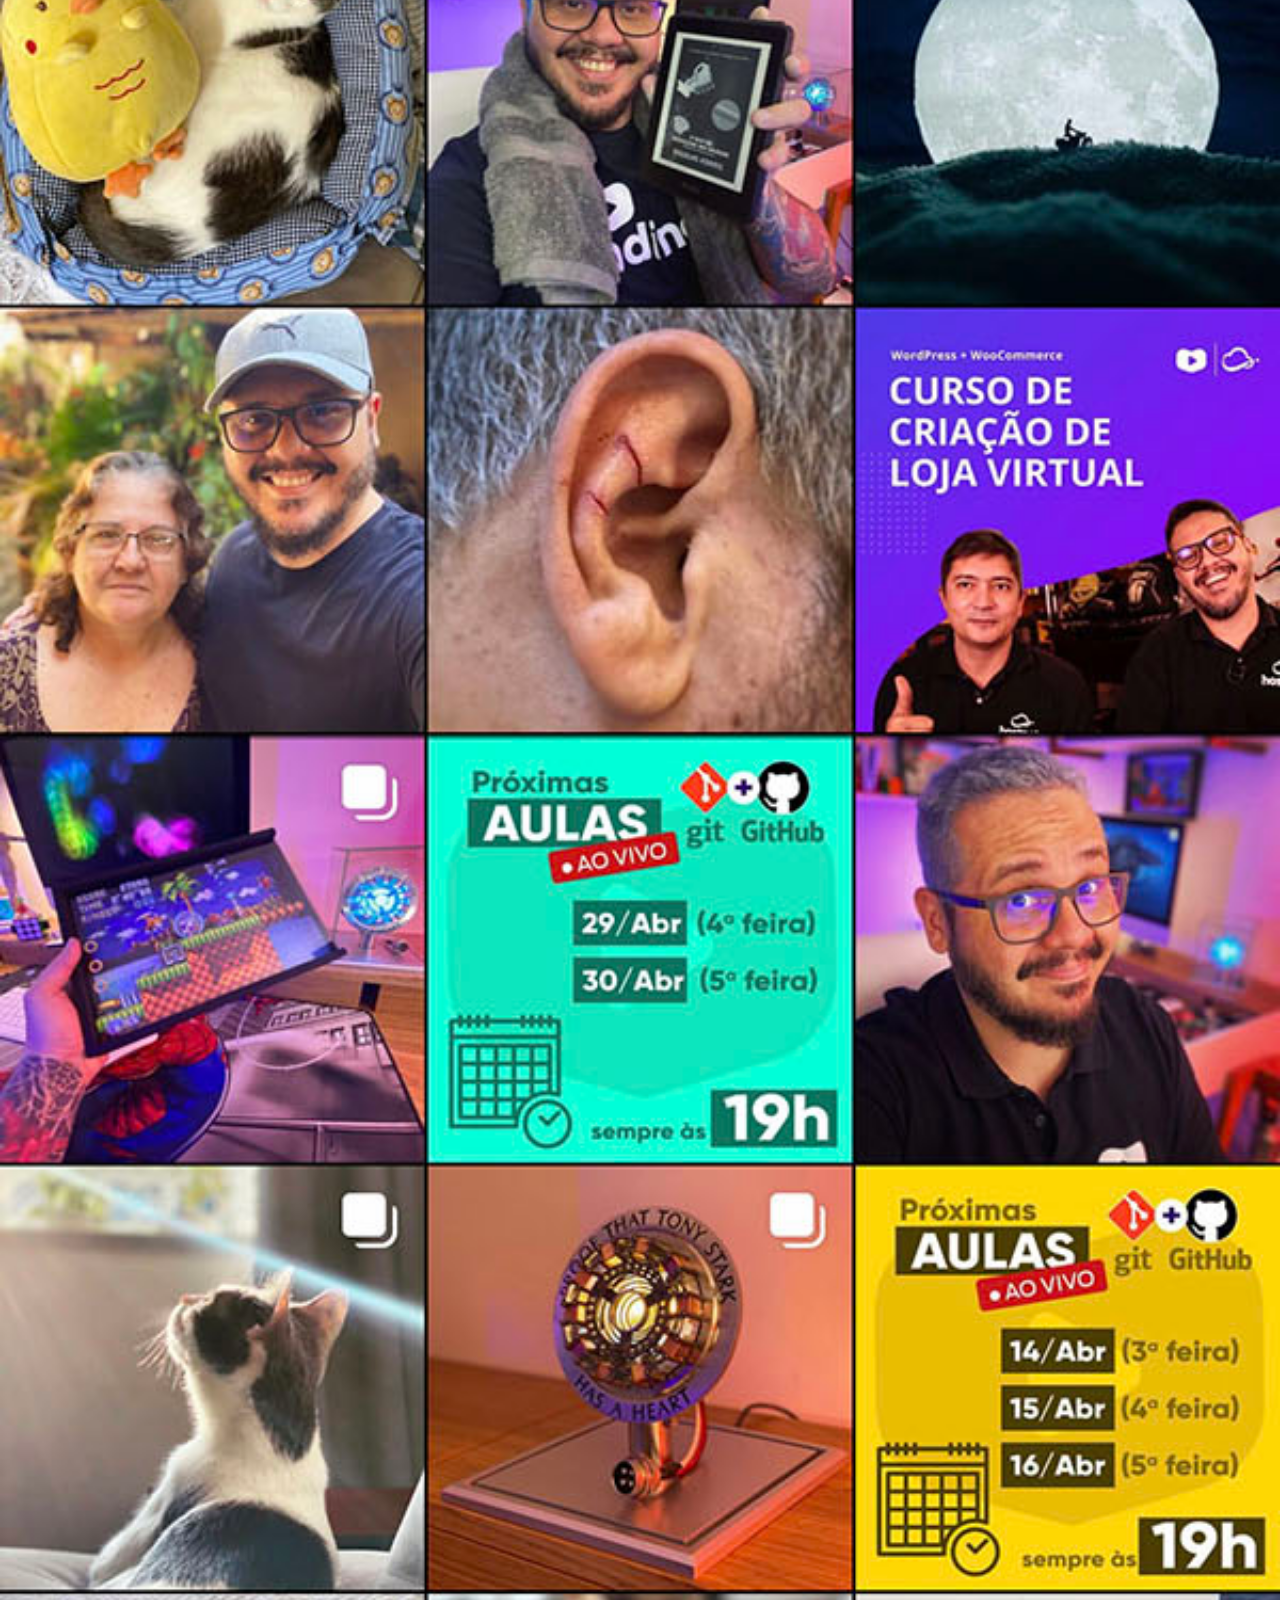
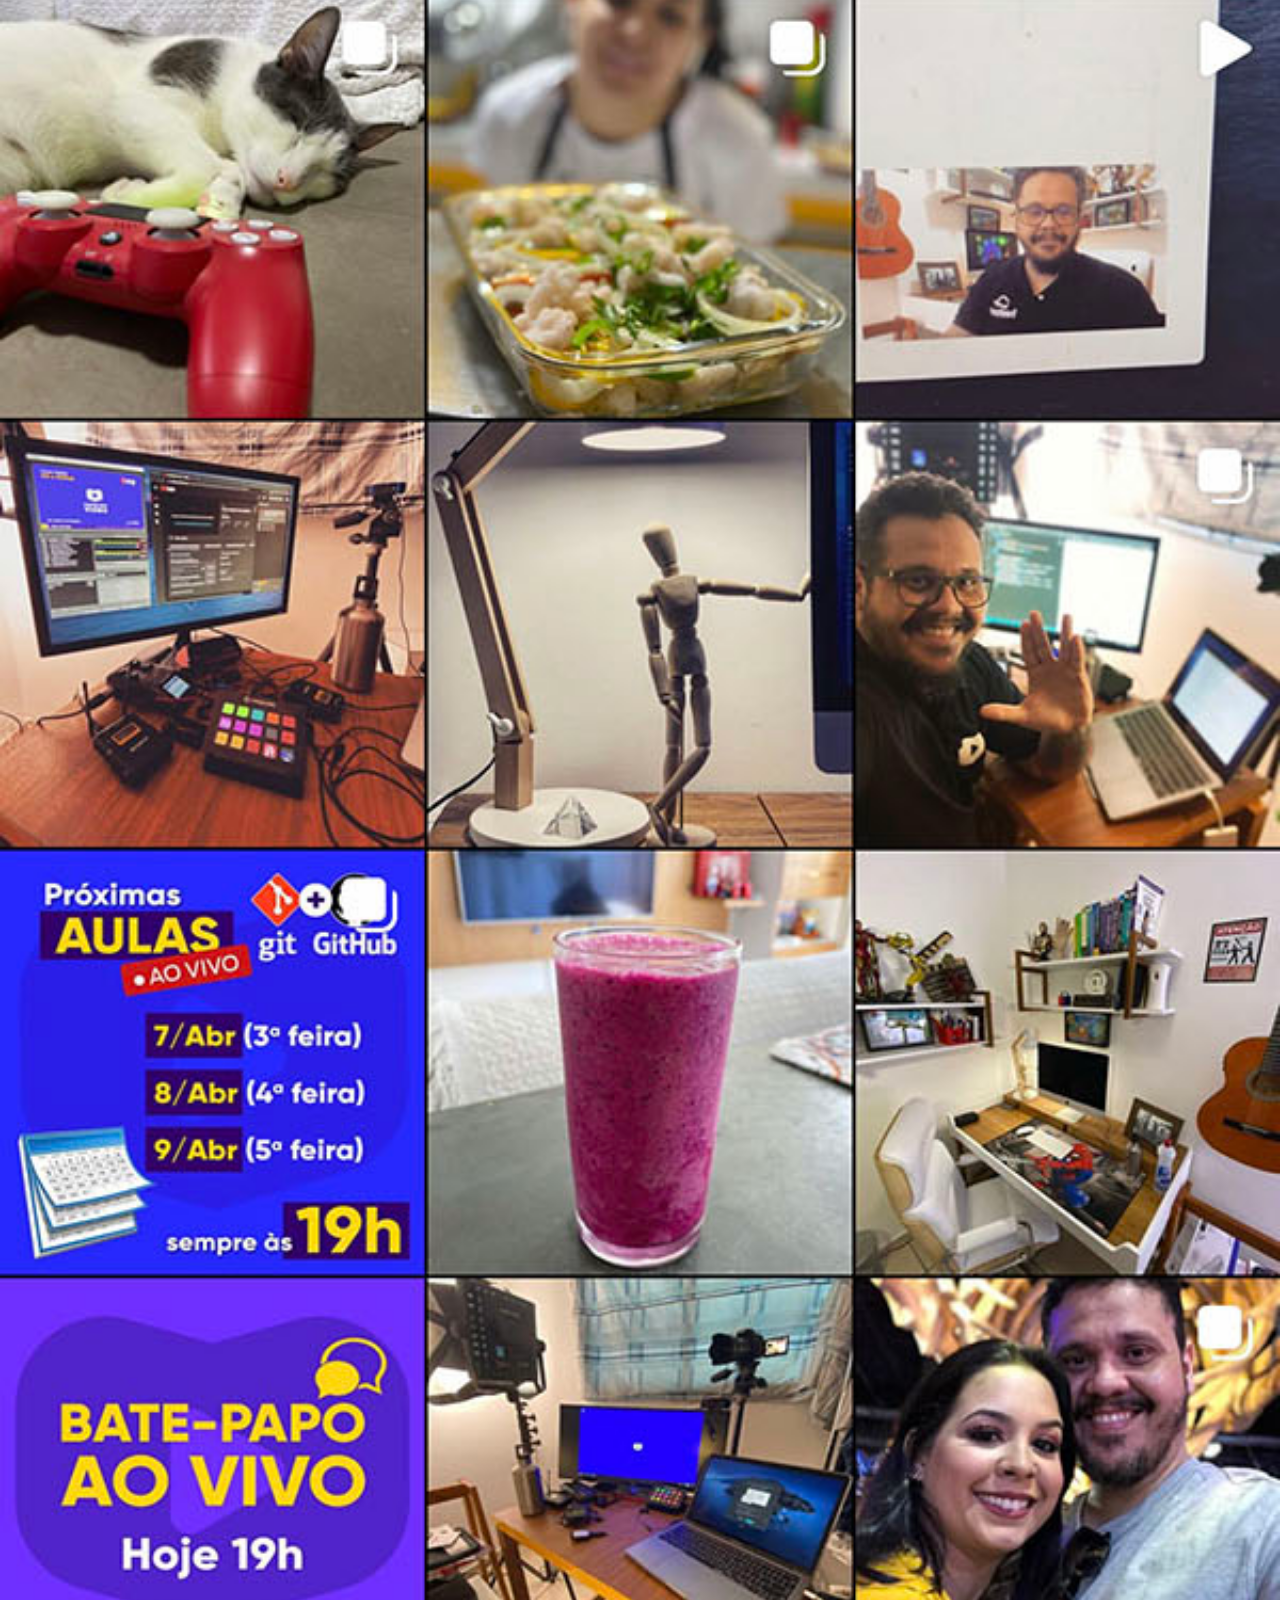
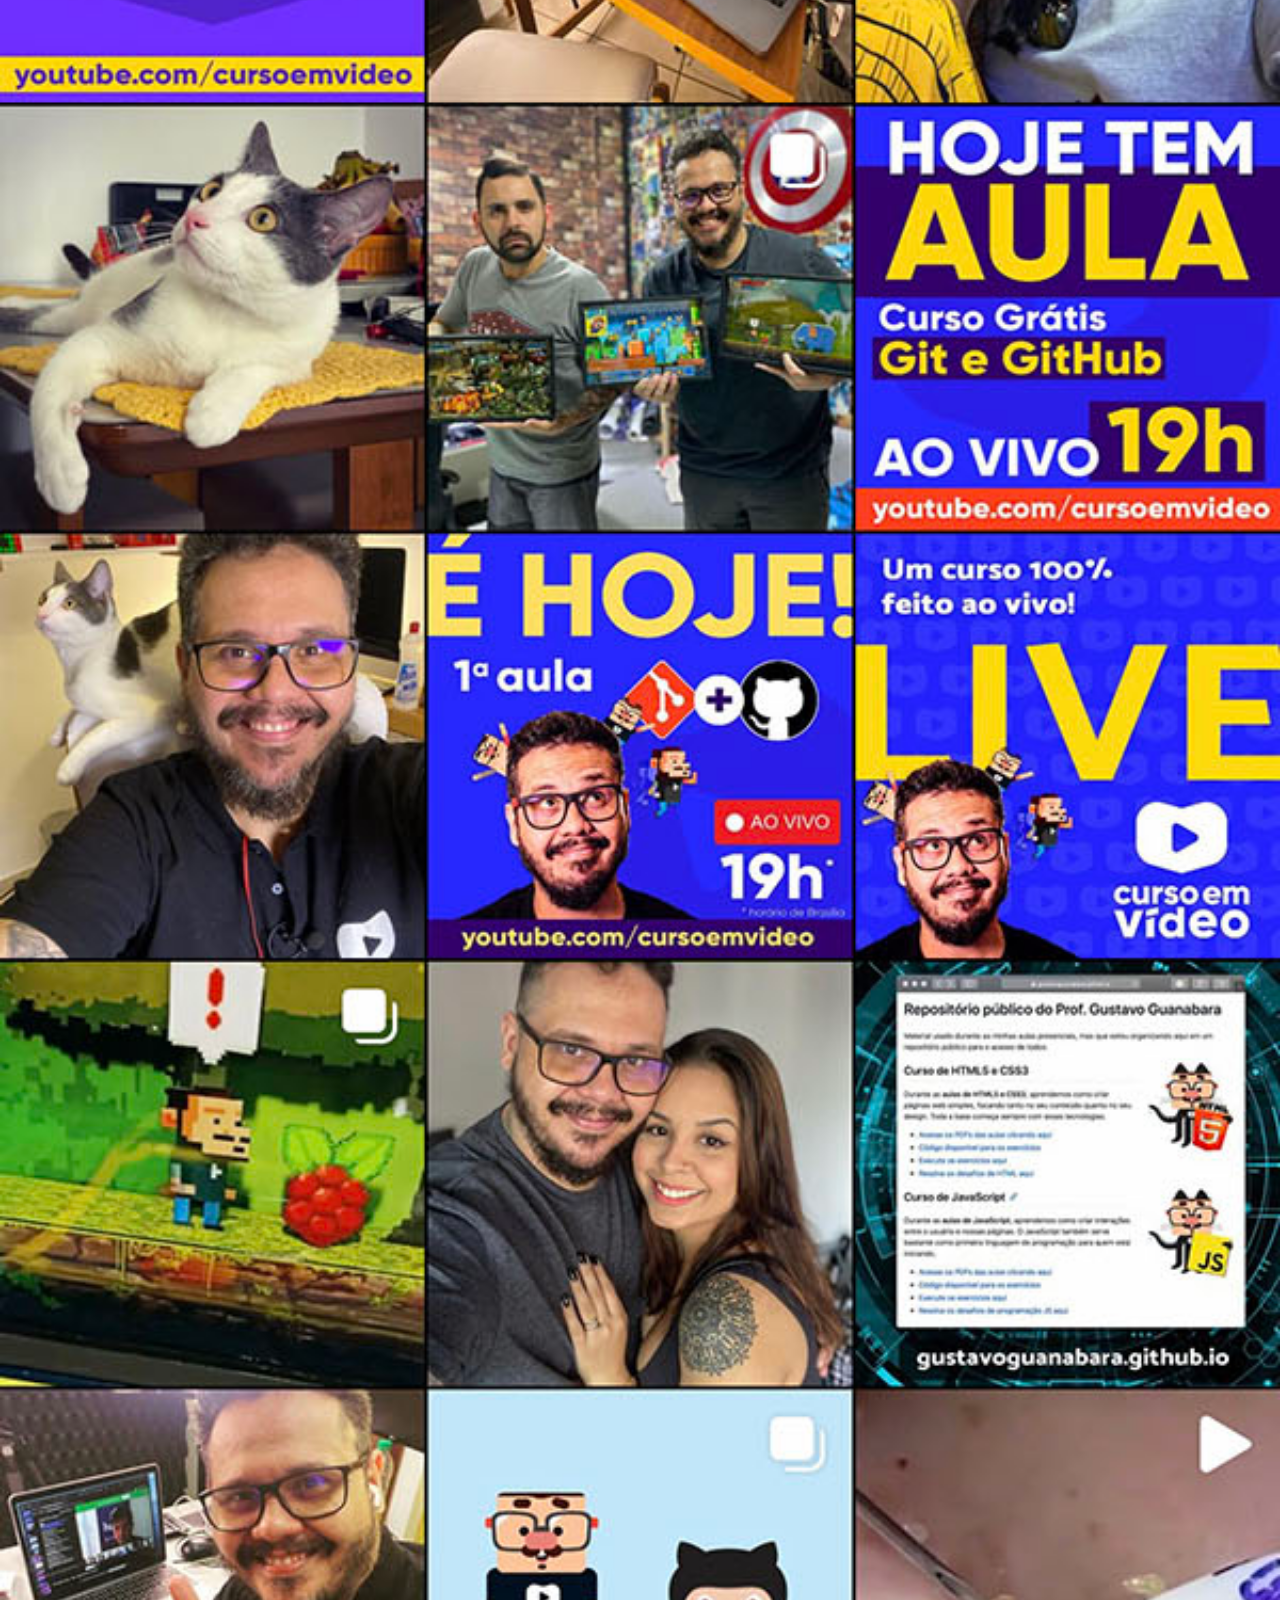
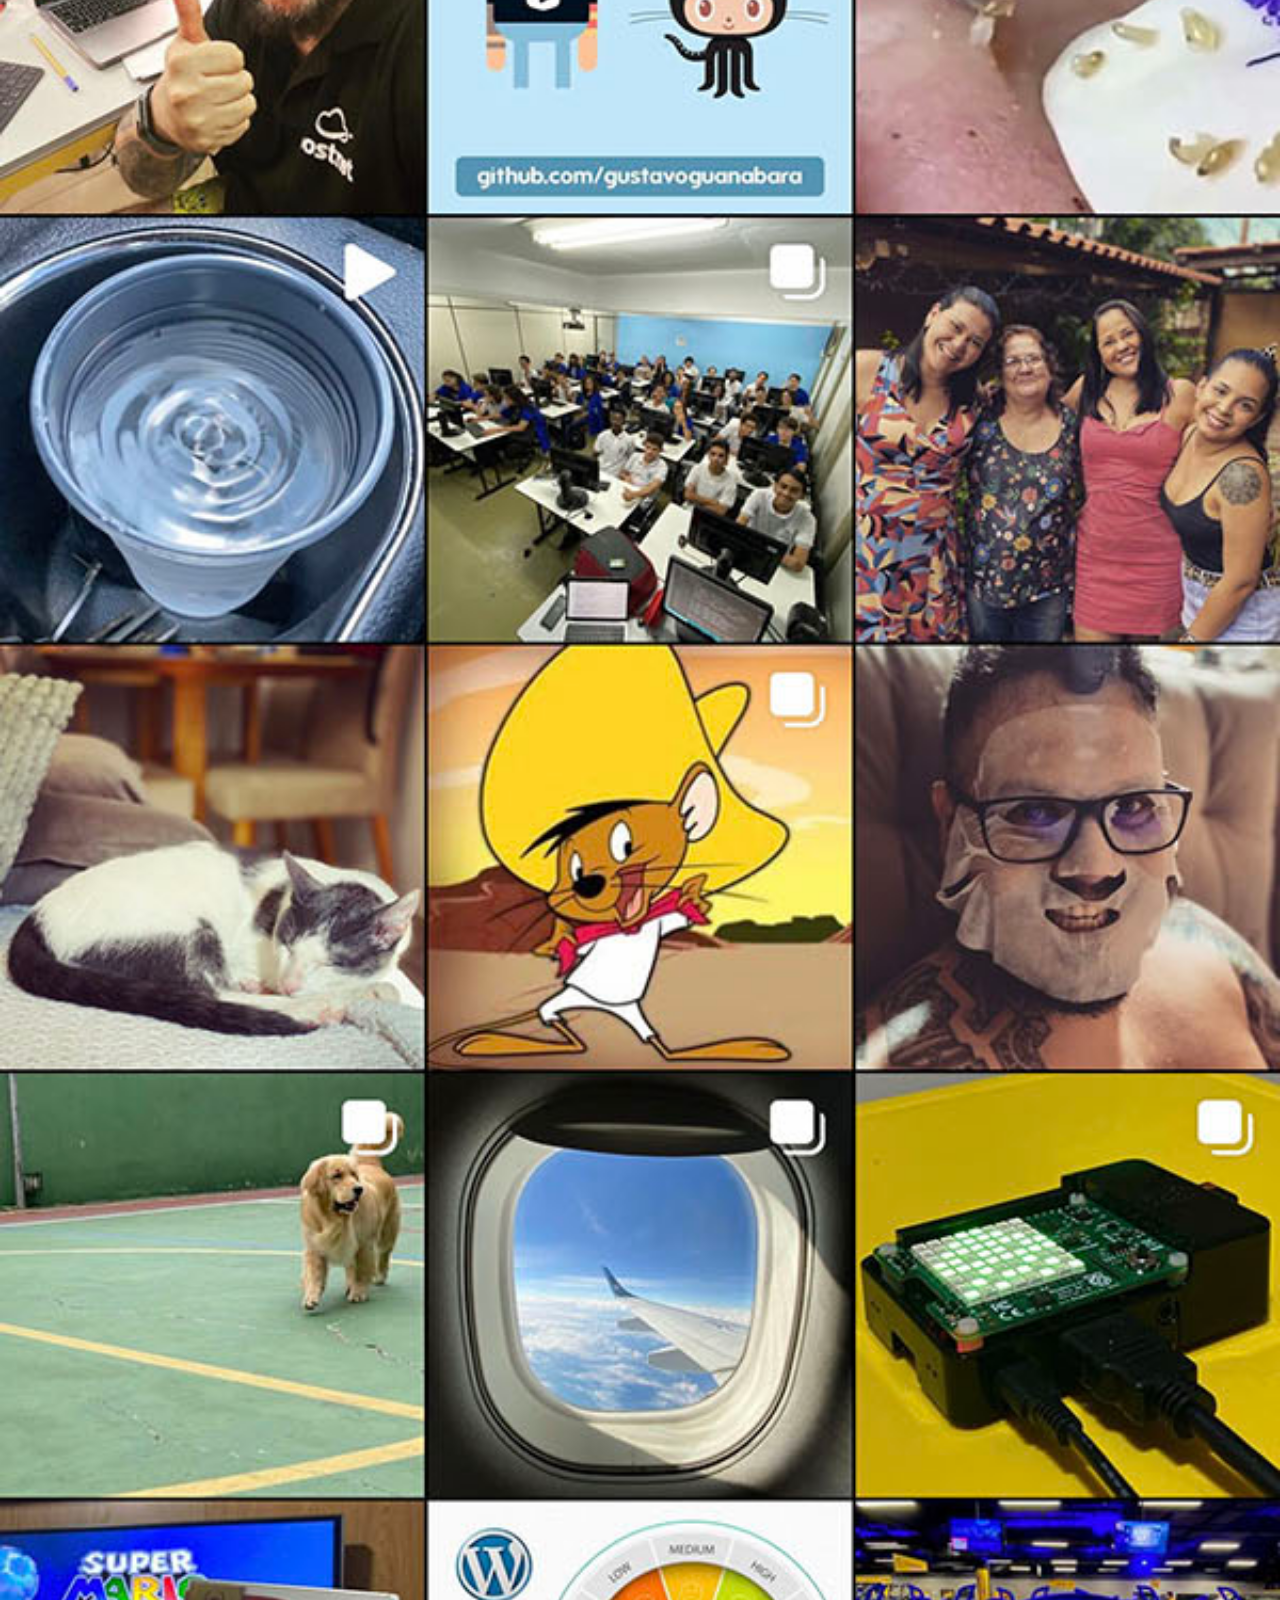
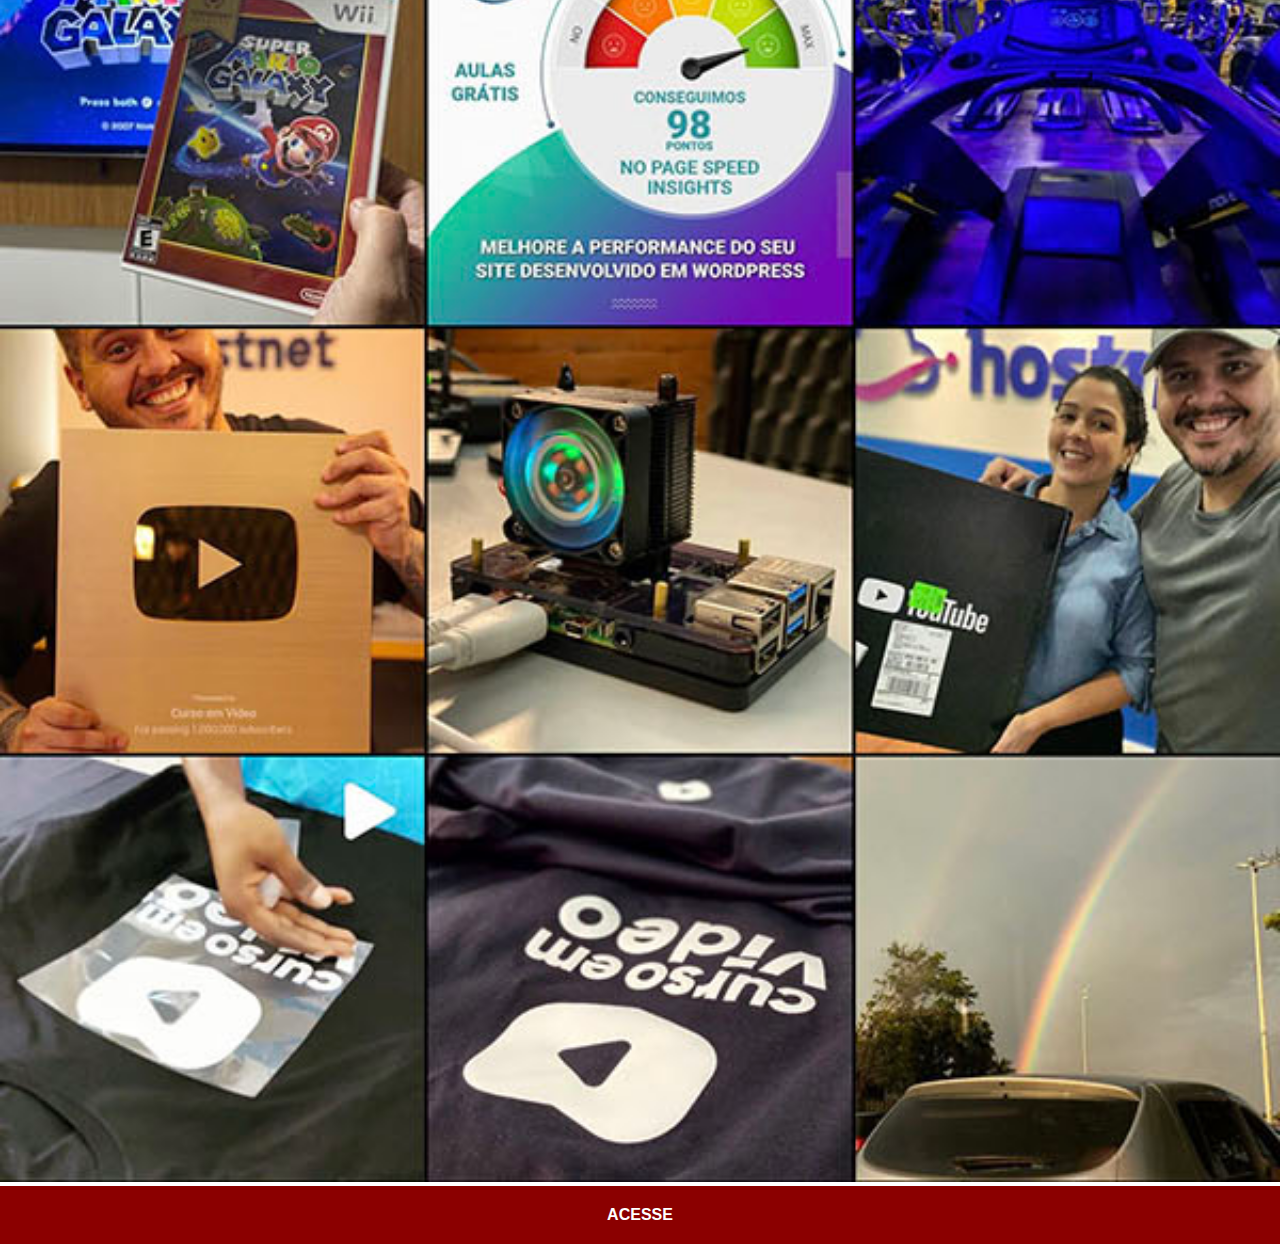
<file: paginas secundarias/instagram.html>
<!DOCTYPE html>
<html lang="pt-br">
<head>
    <meta charset="UTF-8">
    <meta http-equiv="X-UA-Compatible" content="IE=edge">
    <meta name="viewport" content="width=device-width, initial-scale=1.0">
    <title>Instagram</title>
    <link rel="stylesheet" href="style.css">
</head>
<body>
    <img src="../midia/imagens/tela-instagram.jpg" alt="Instagram"><a href="https://instagram.com/mityriver" target="_blank">ACESSE</a>
</body>
</html>
</file>
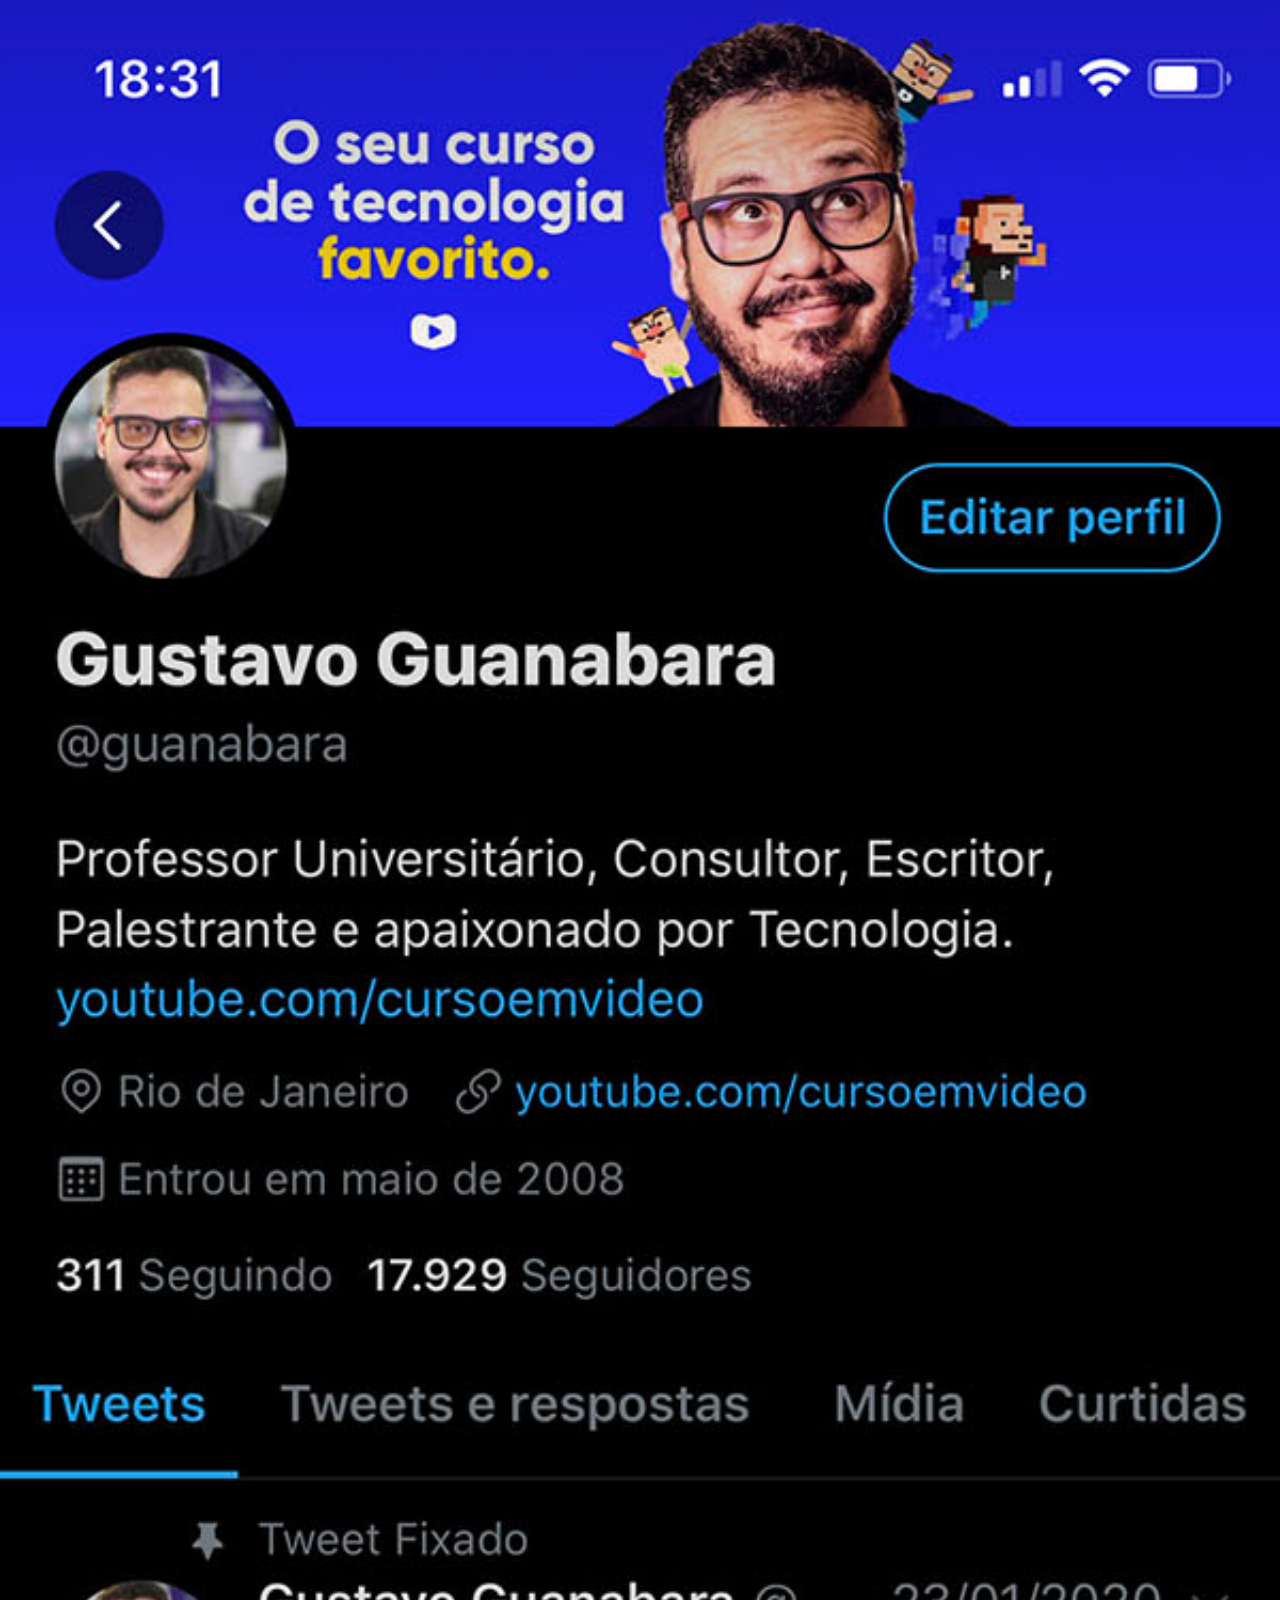
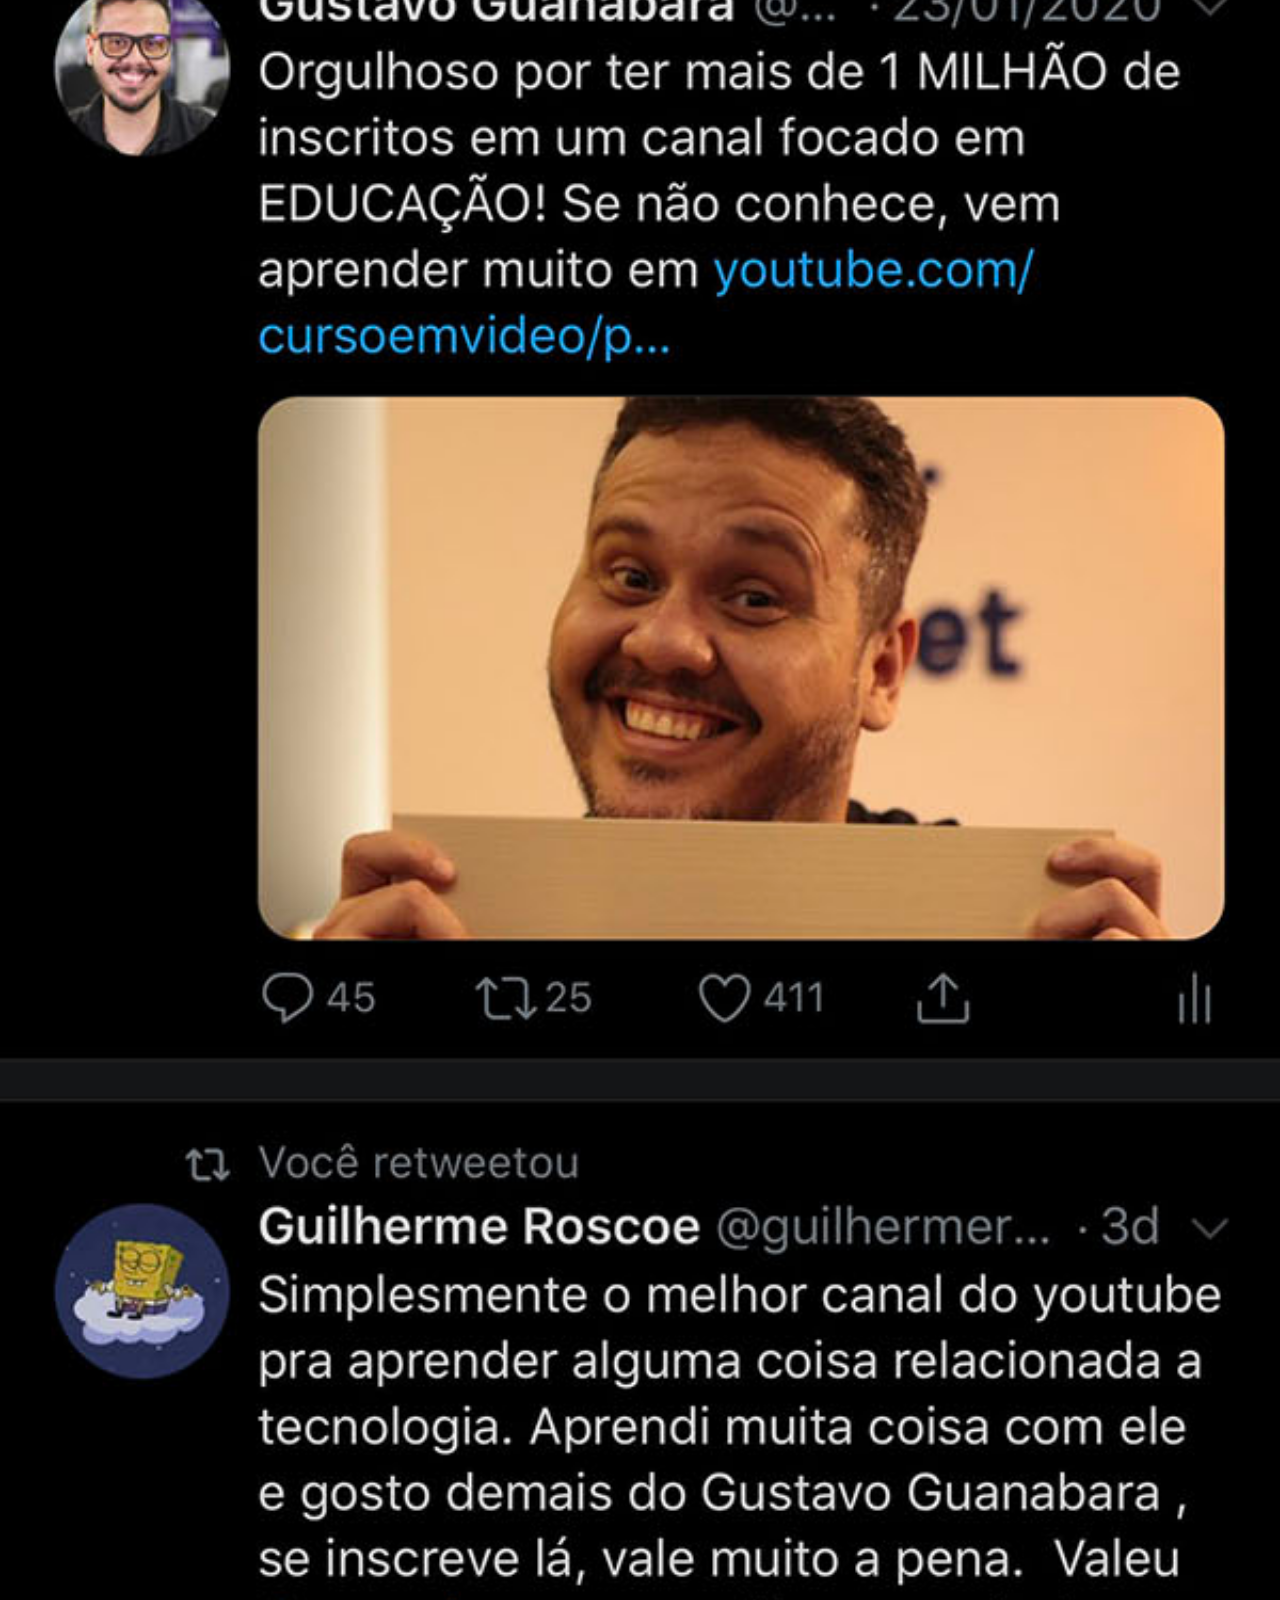
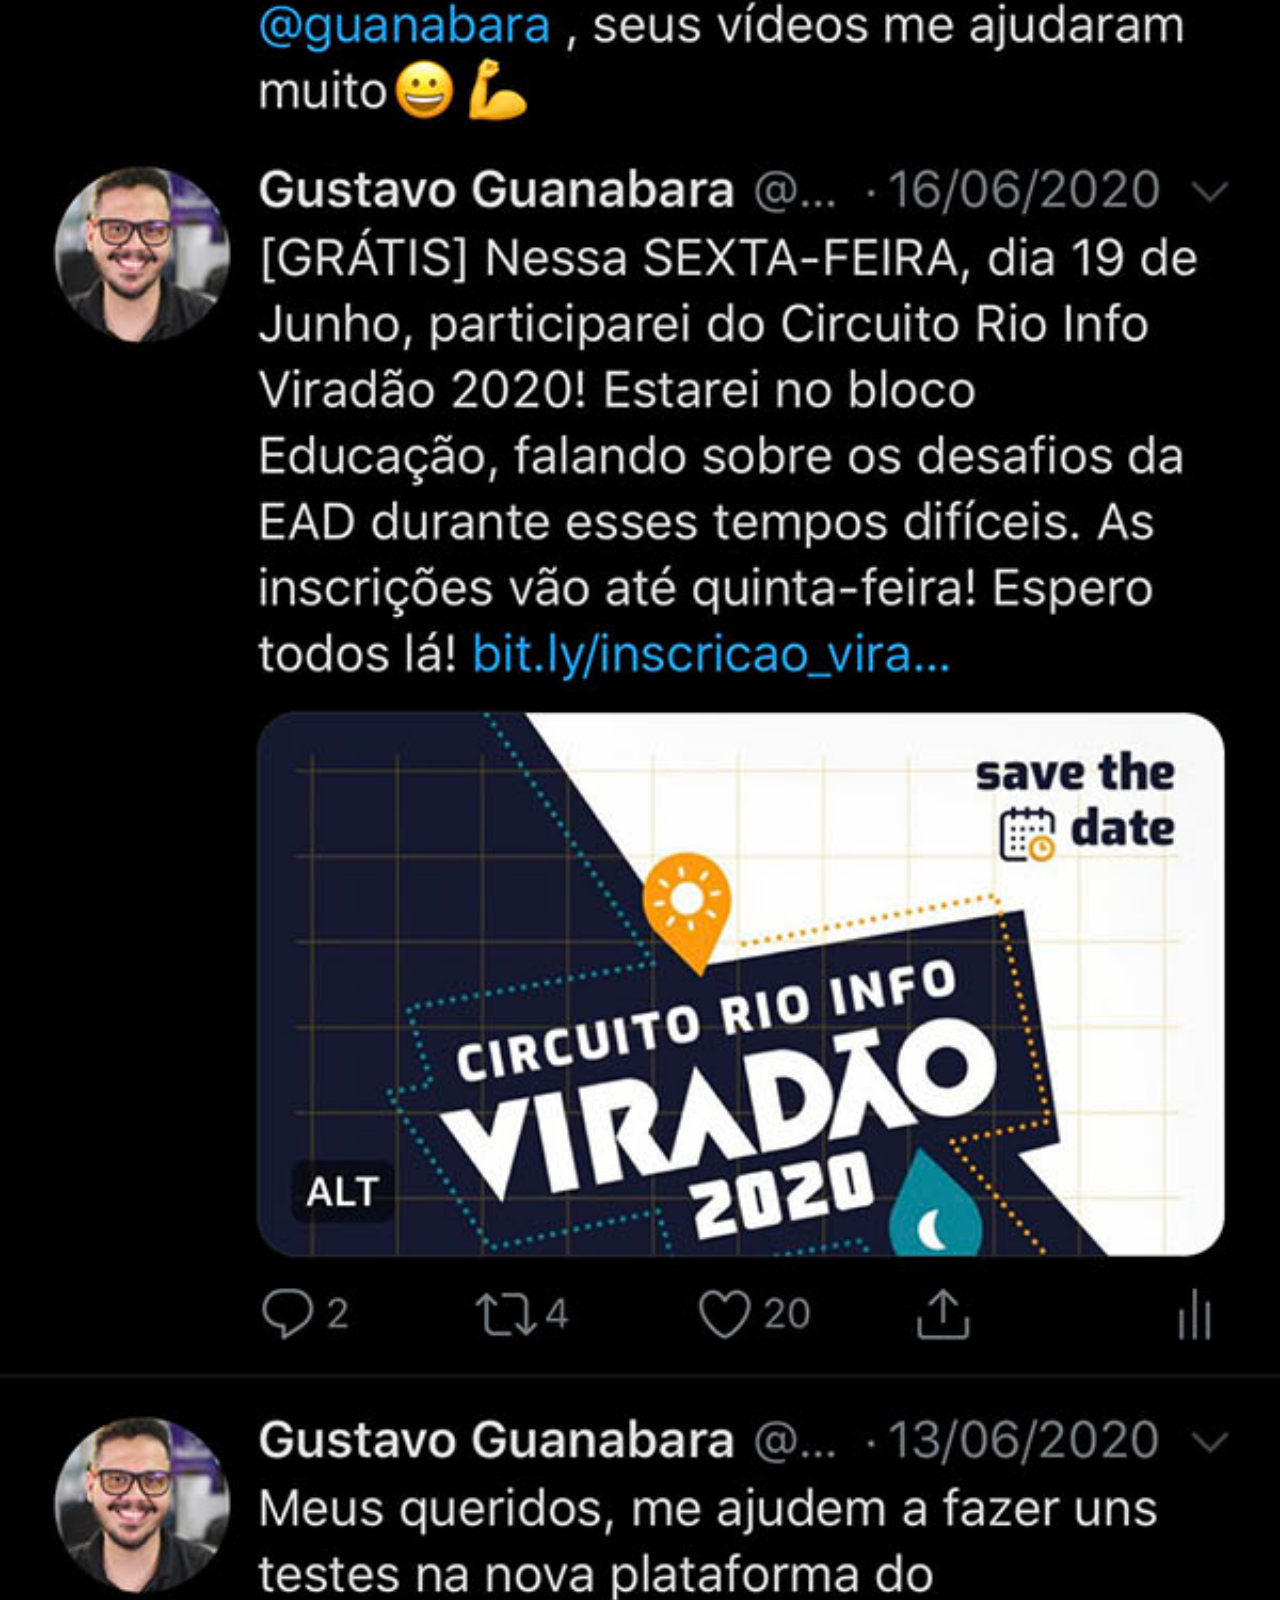
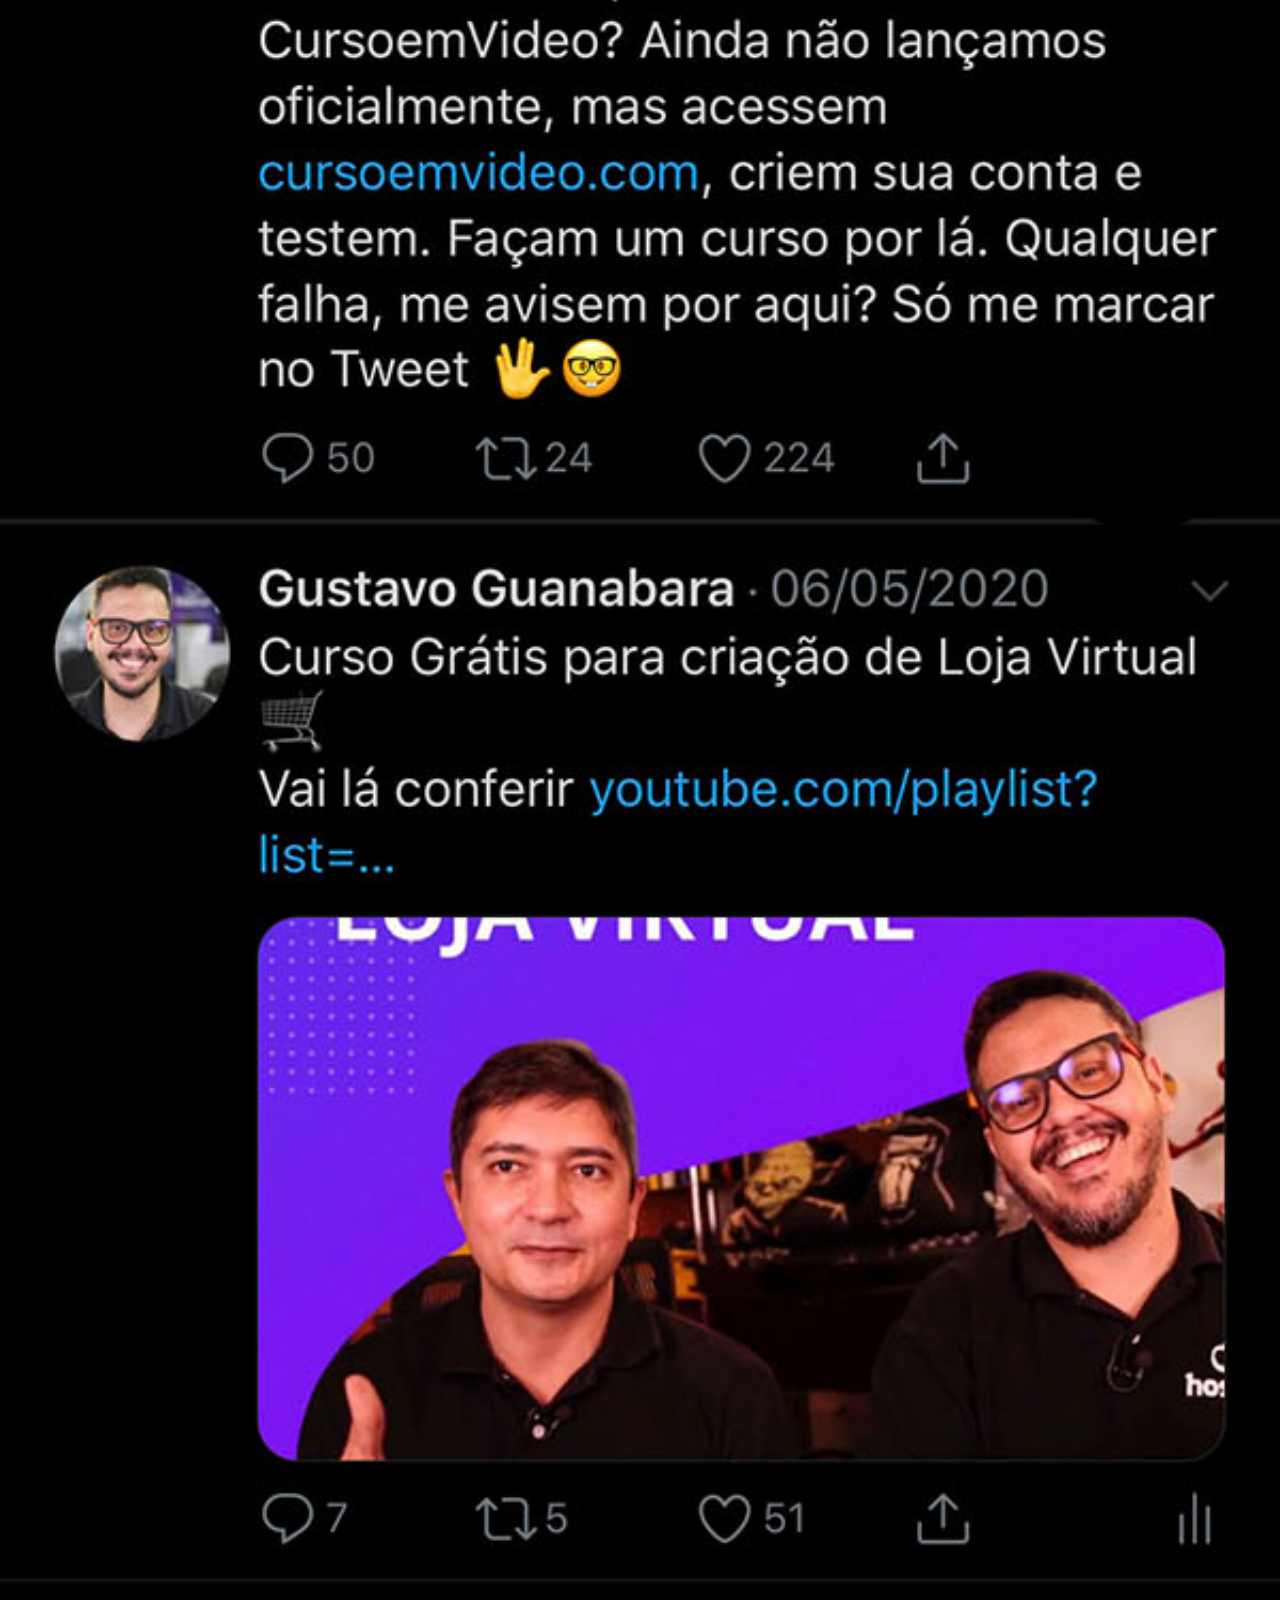
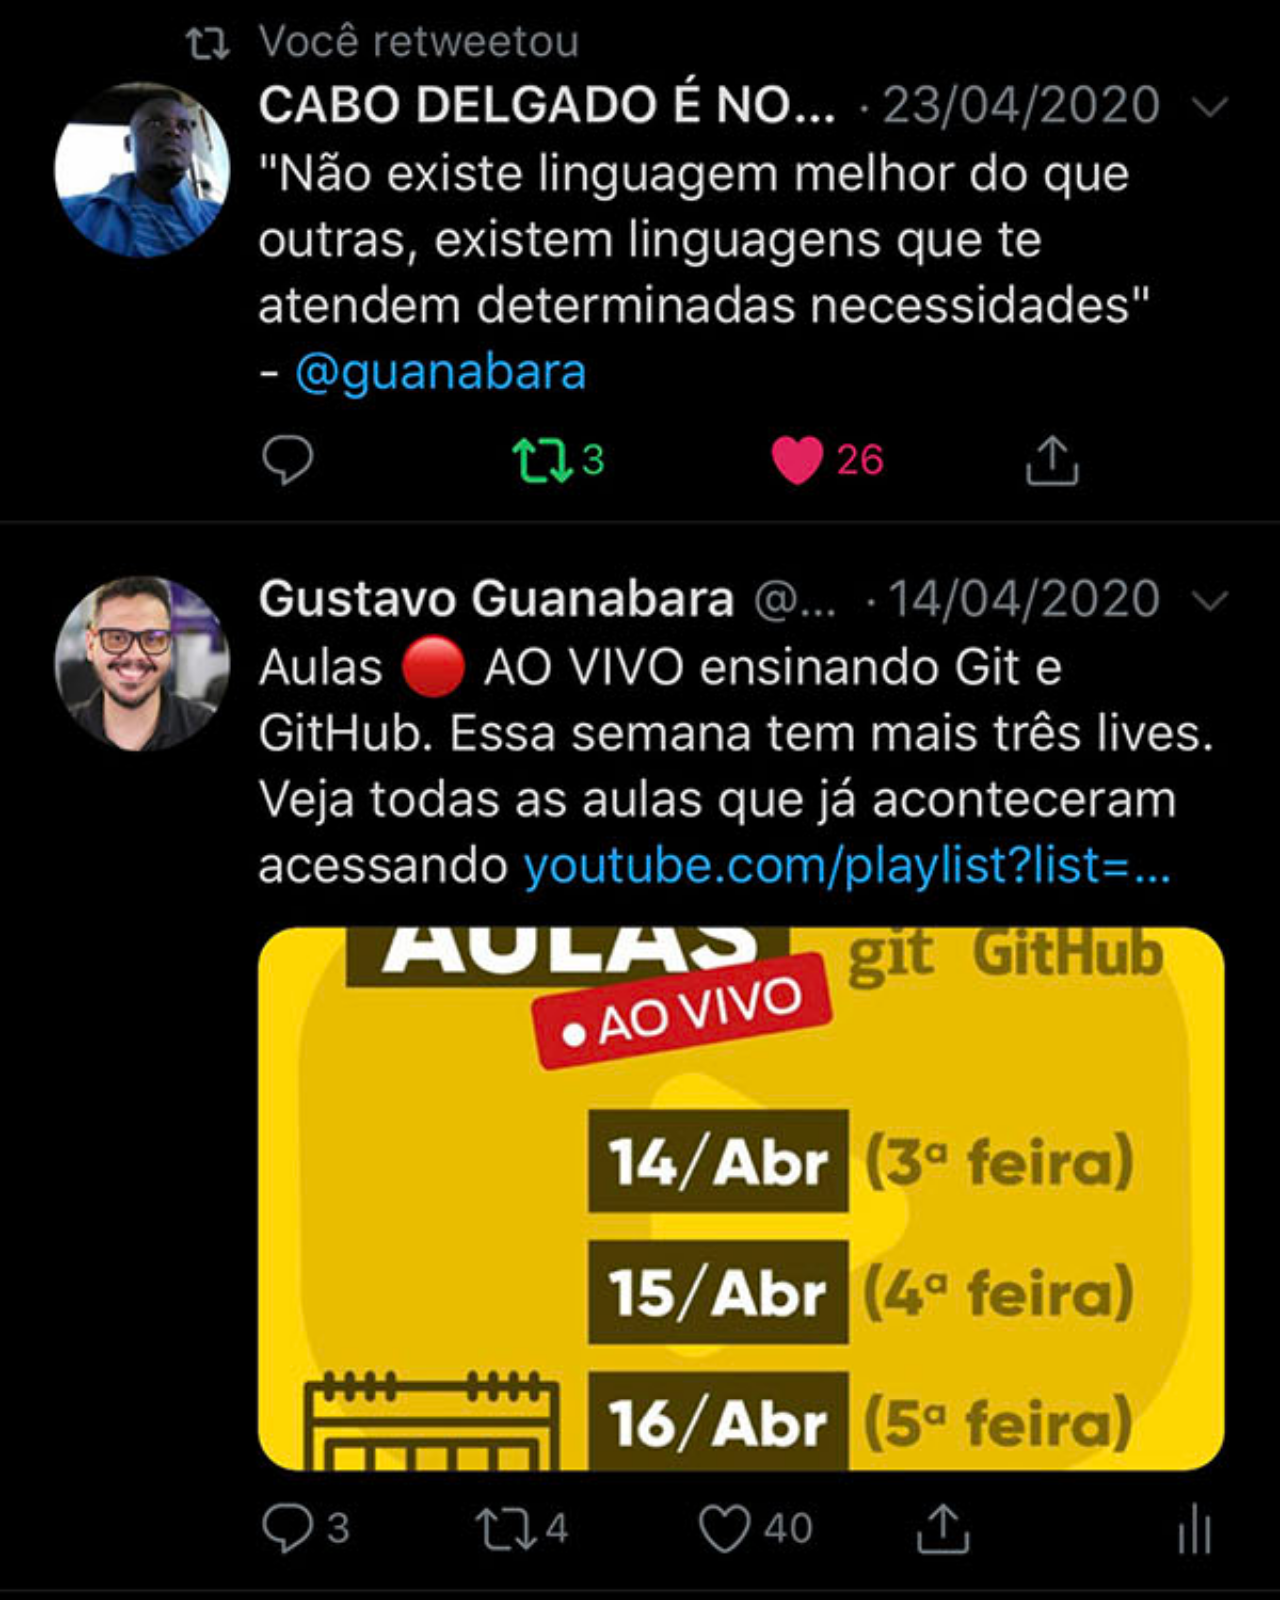
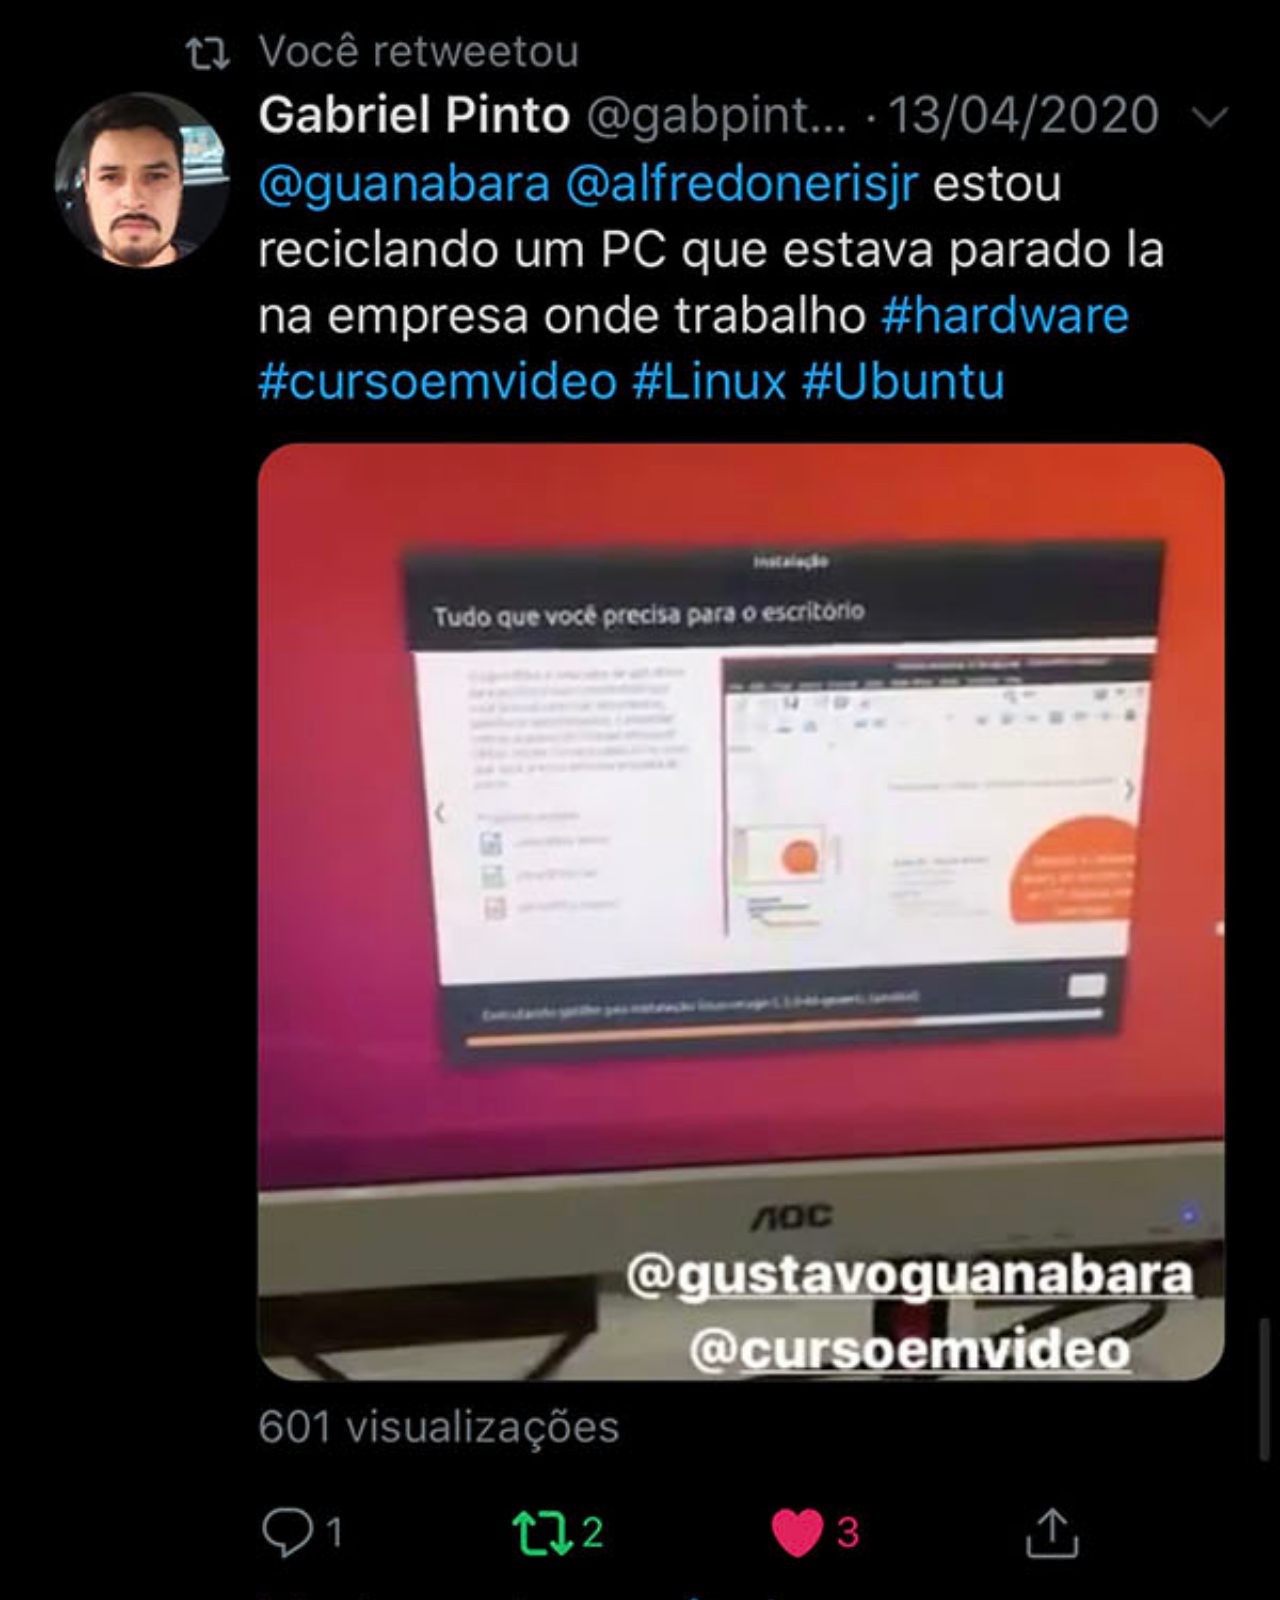
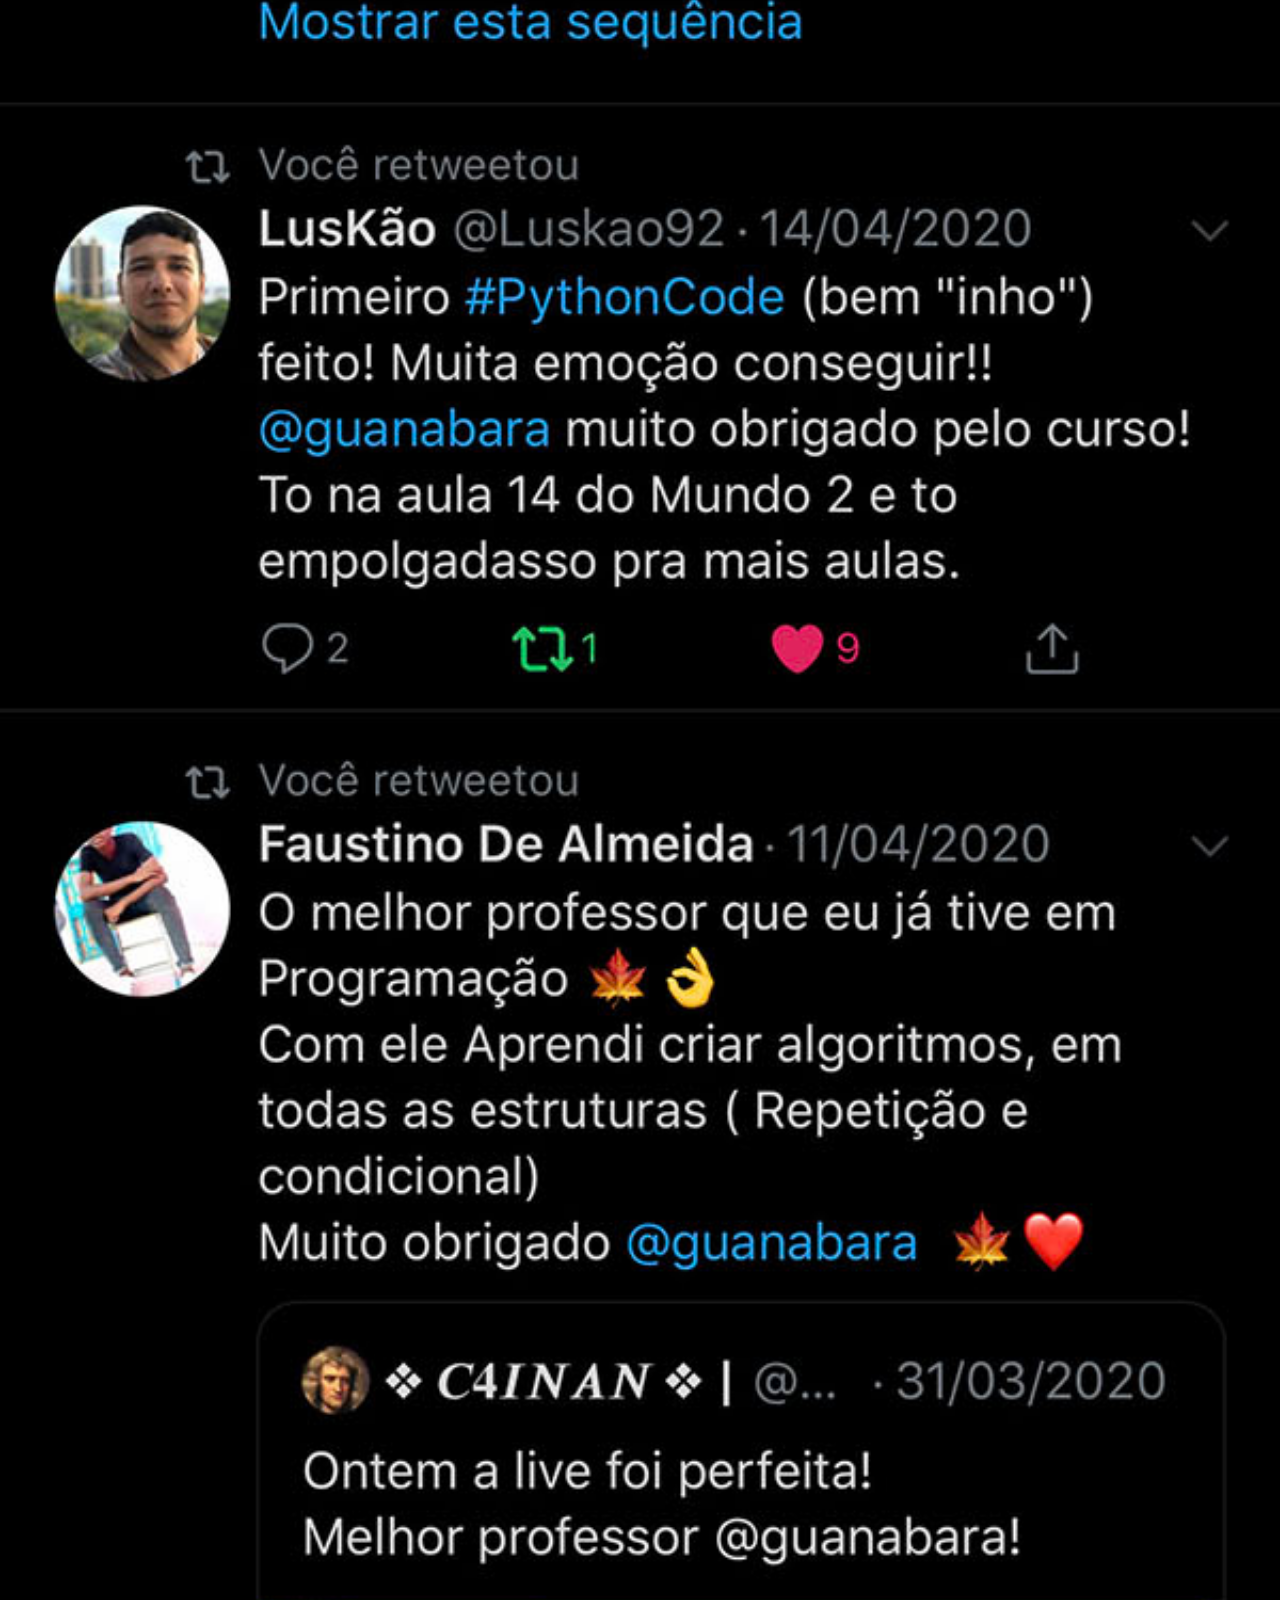
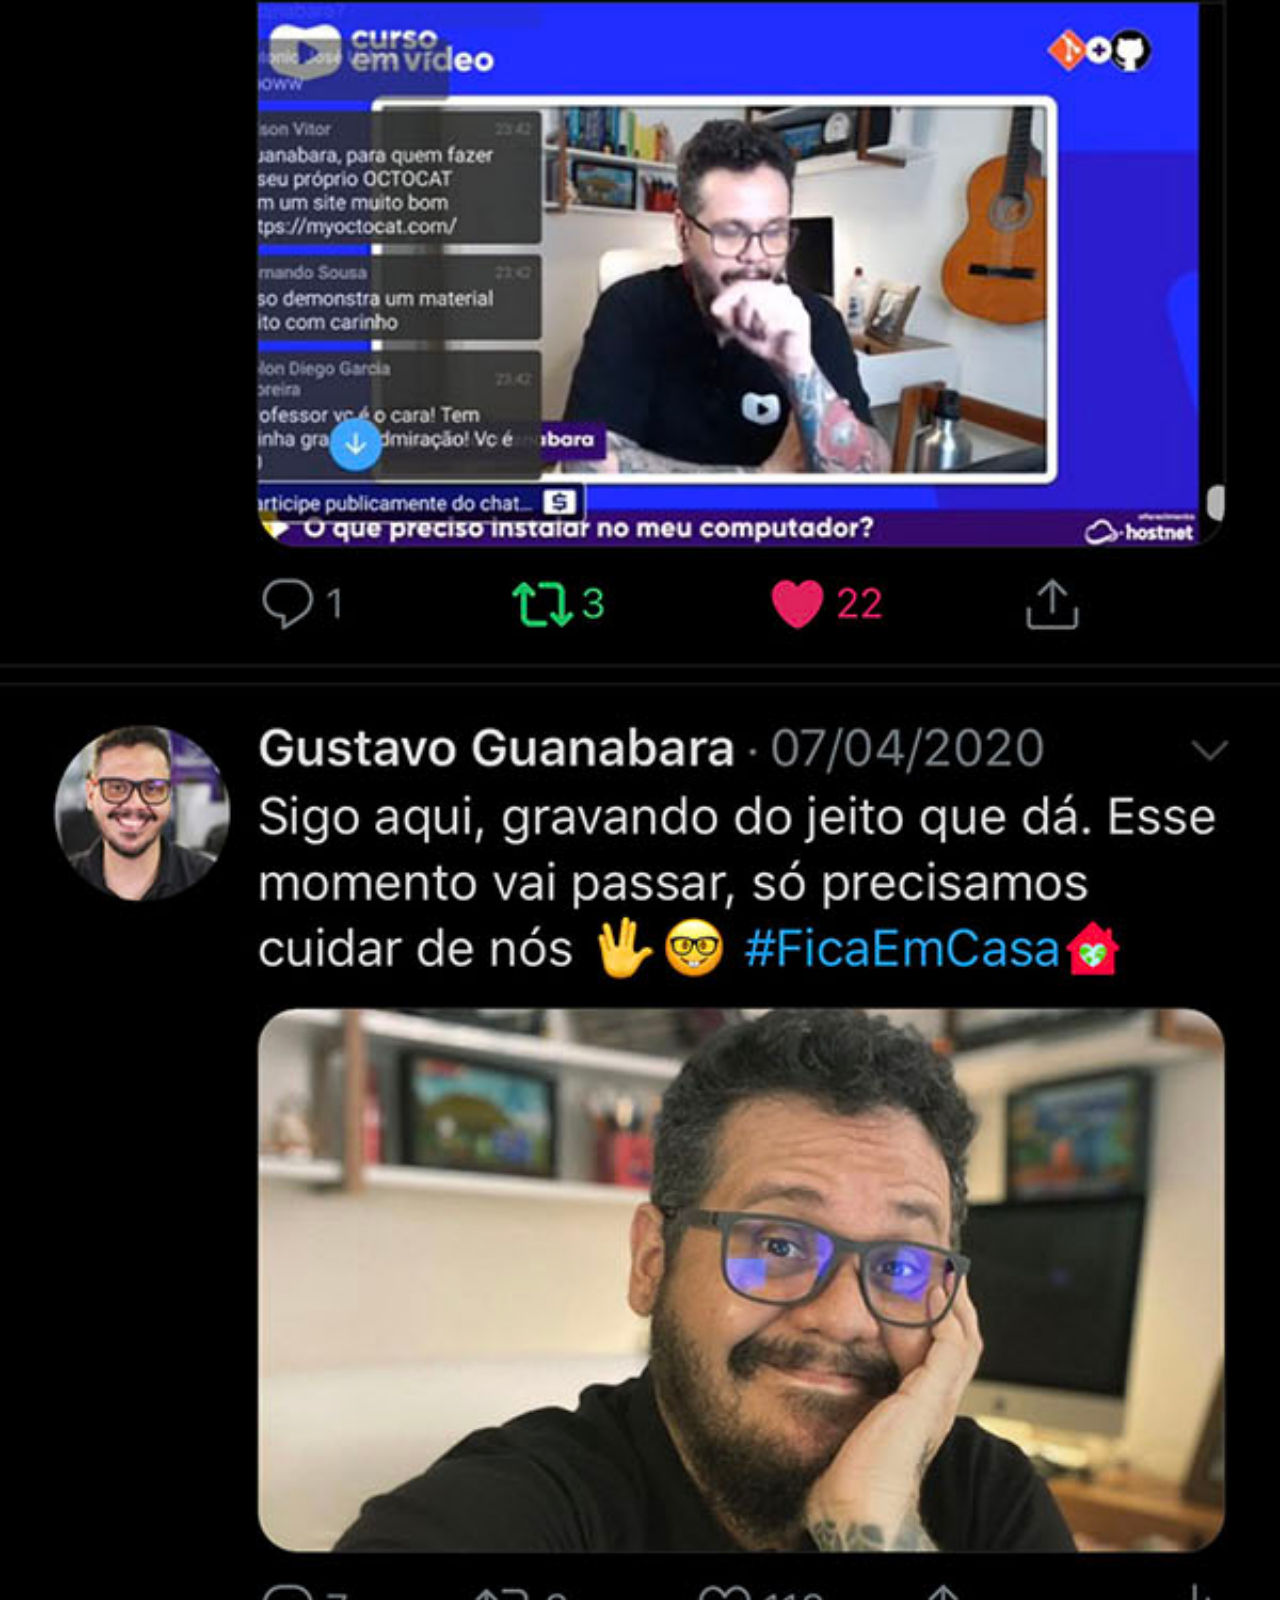
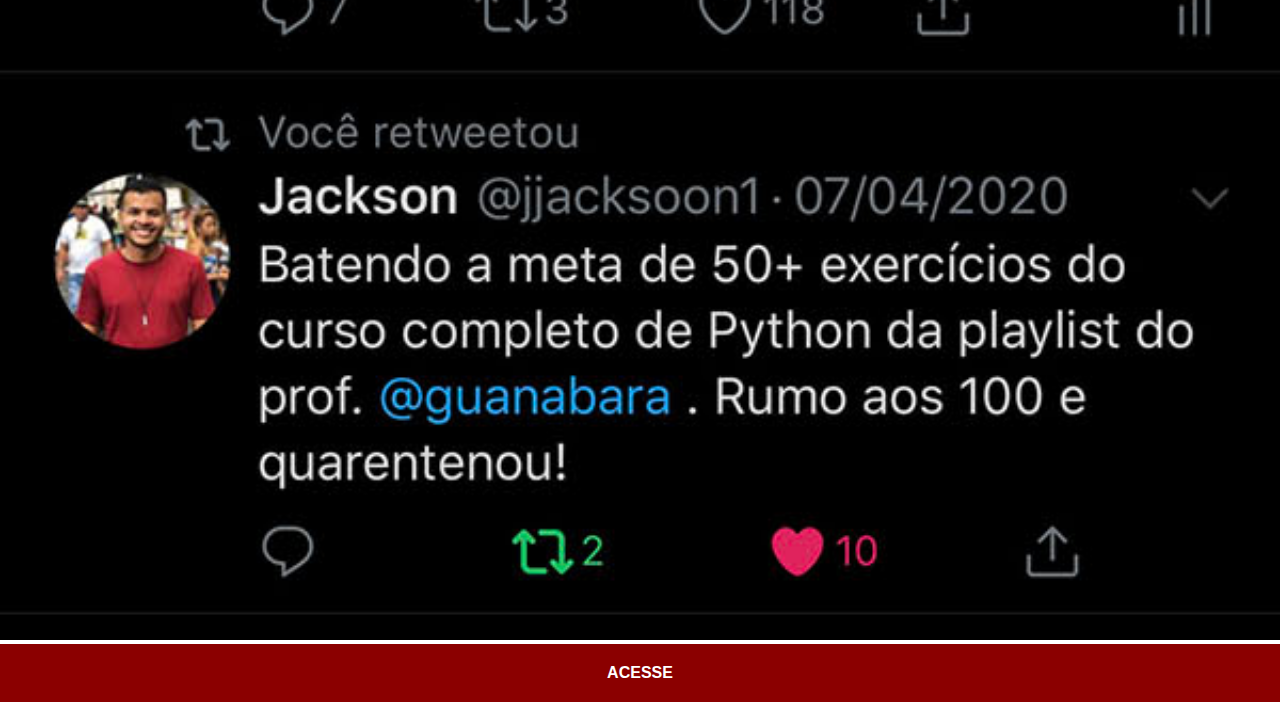
<file: paginas secundarias/twitter.html>
<!DOCTYPE html>
<html lang="pt-br">
<head>
    <meta charset="UTF-8">
    <meta http-equiv="X-UA-Compatible" content="IE=edge">
    <meta name="viewport" content="width=device-width, initial-scale=1.0">
    <title>Twitter</title>
    <link rel="stylesheet" href="style.css">
</head>
<body>
    <img src="../midia/imagens/tela-twitter.jpg" alt="Twitter"><a href="https://twitter.com/mityriver_" target="_blank">ACESSE</a>
</body>
</html>
</file>
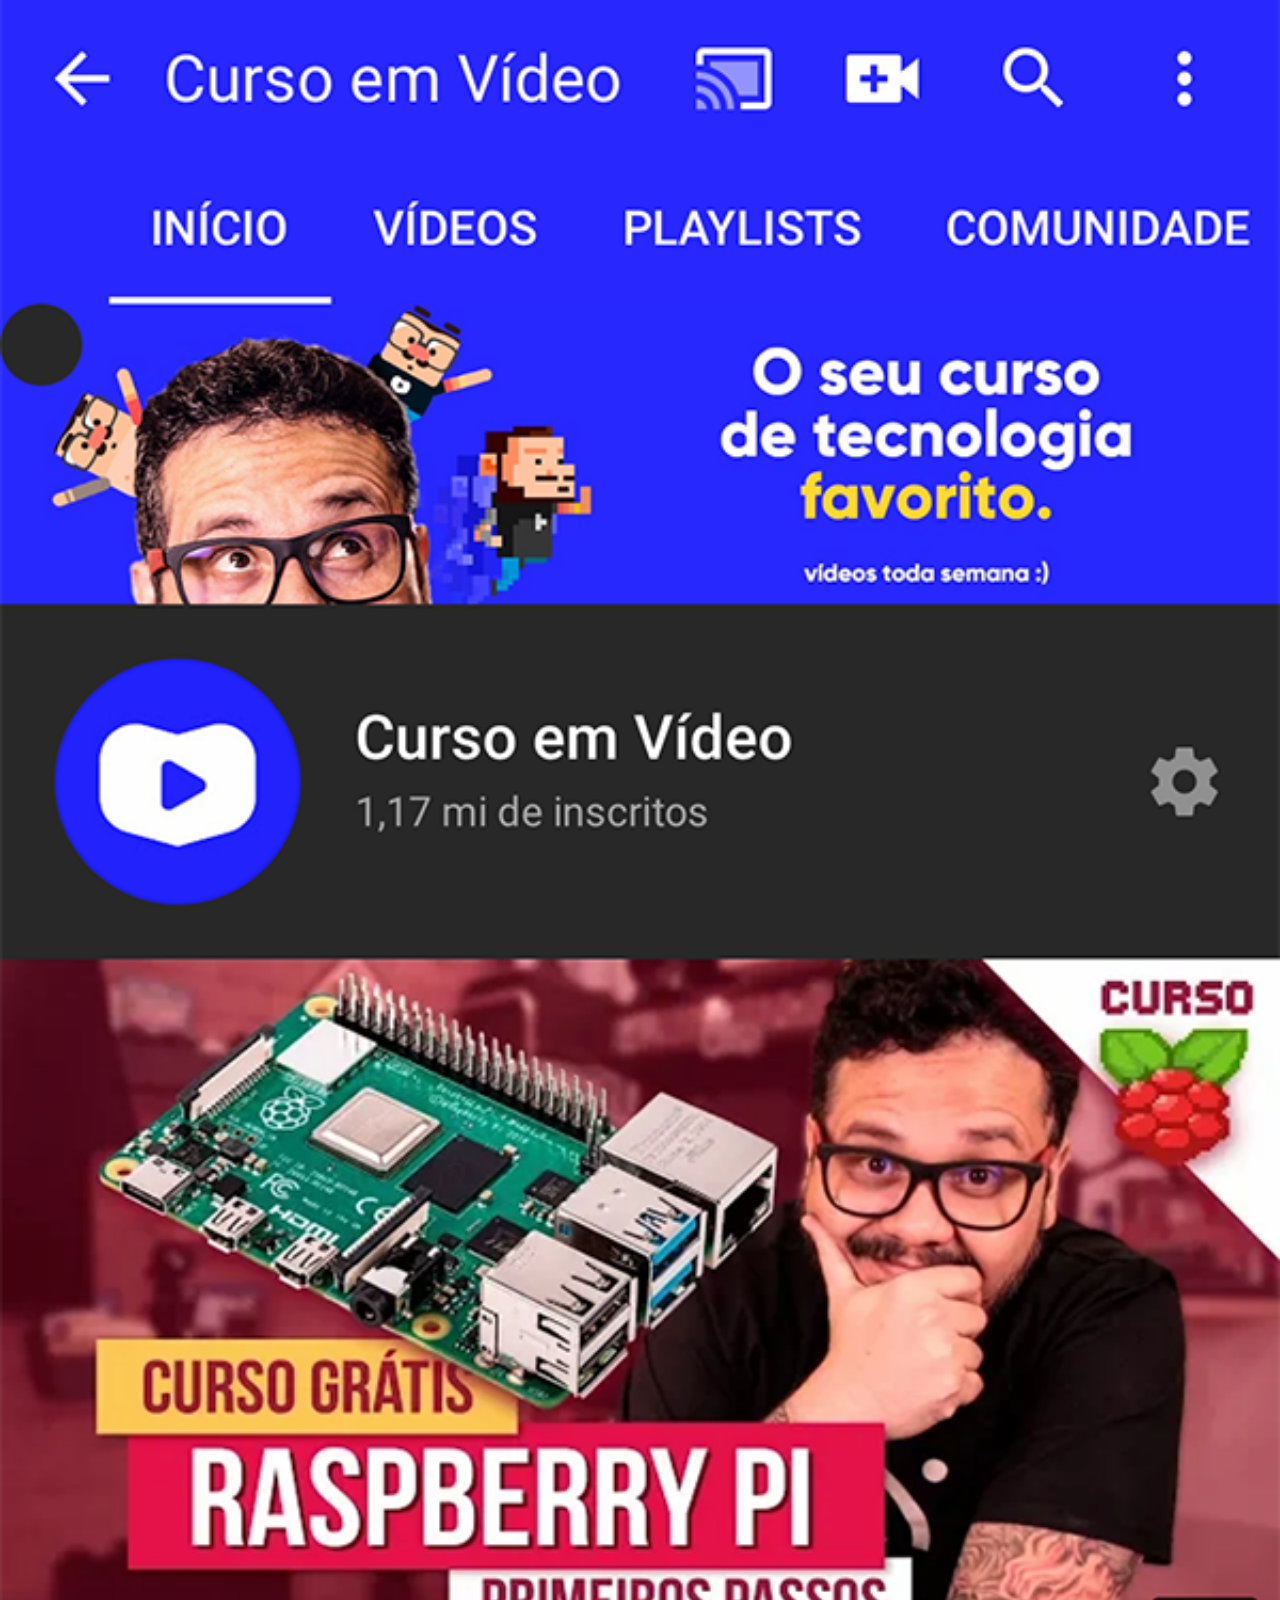
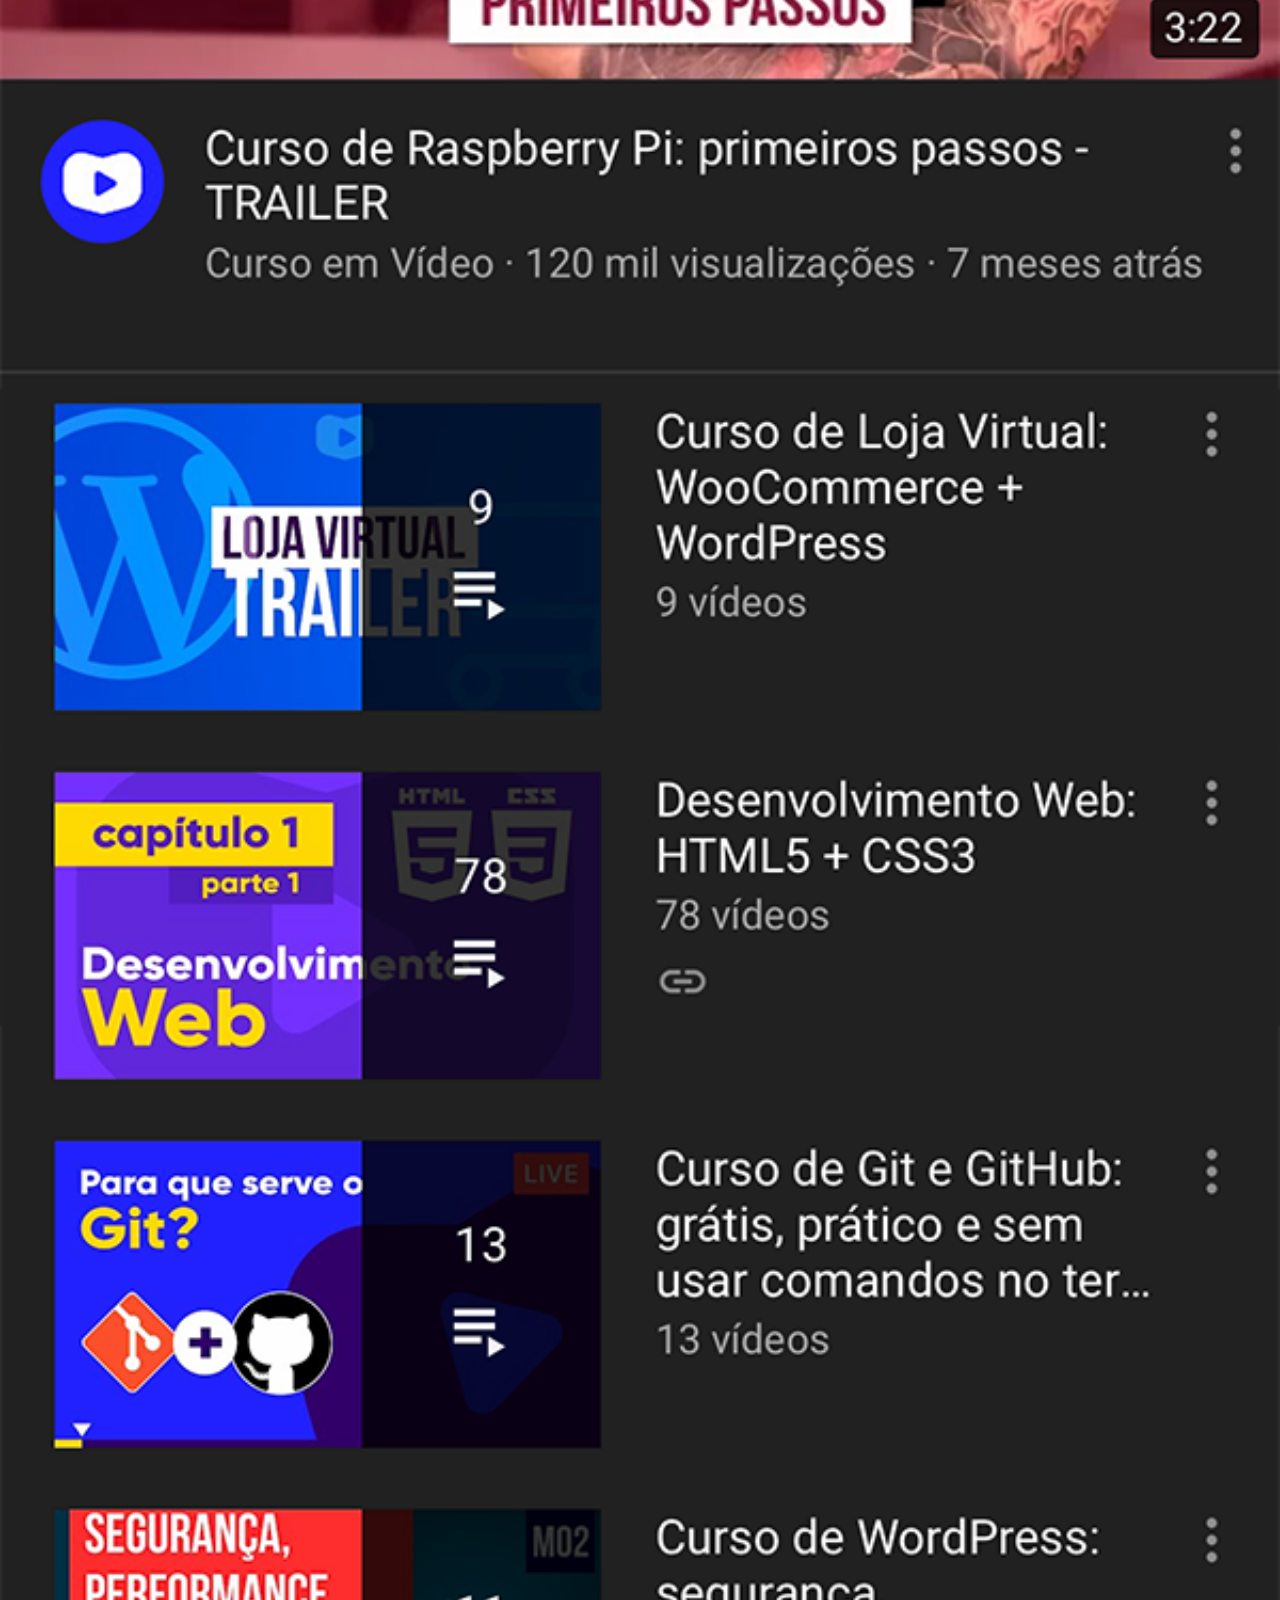
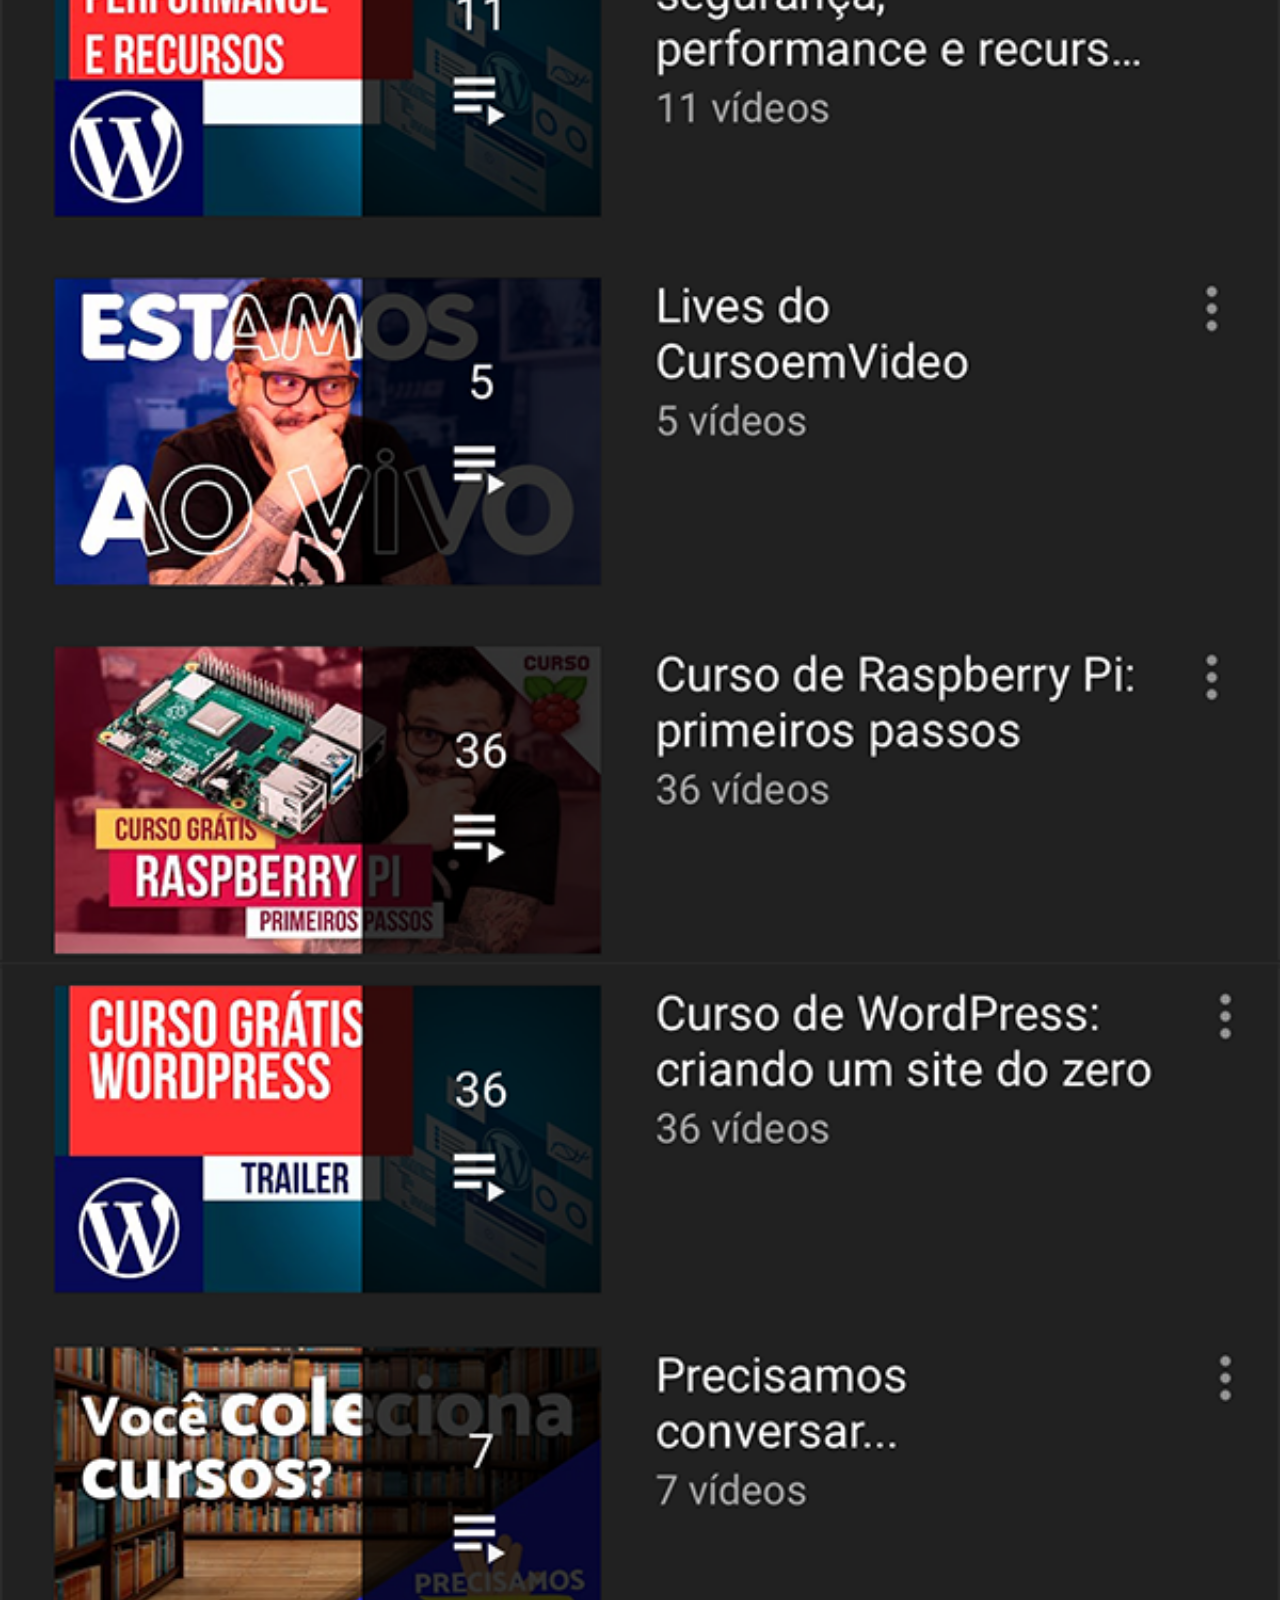
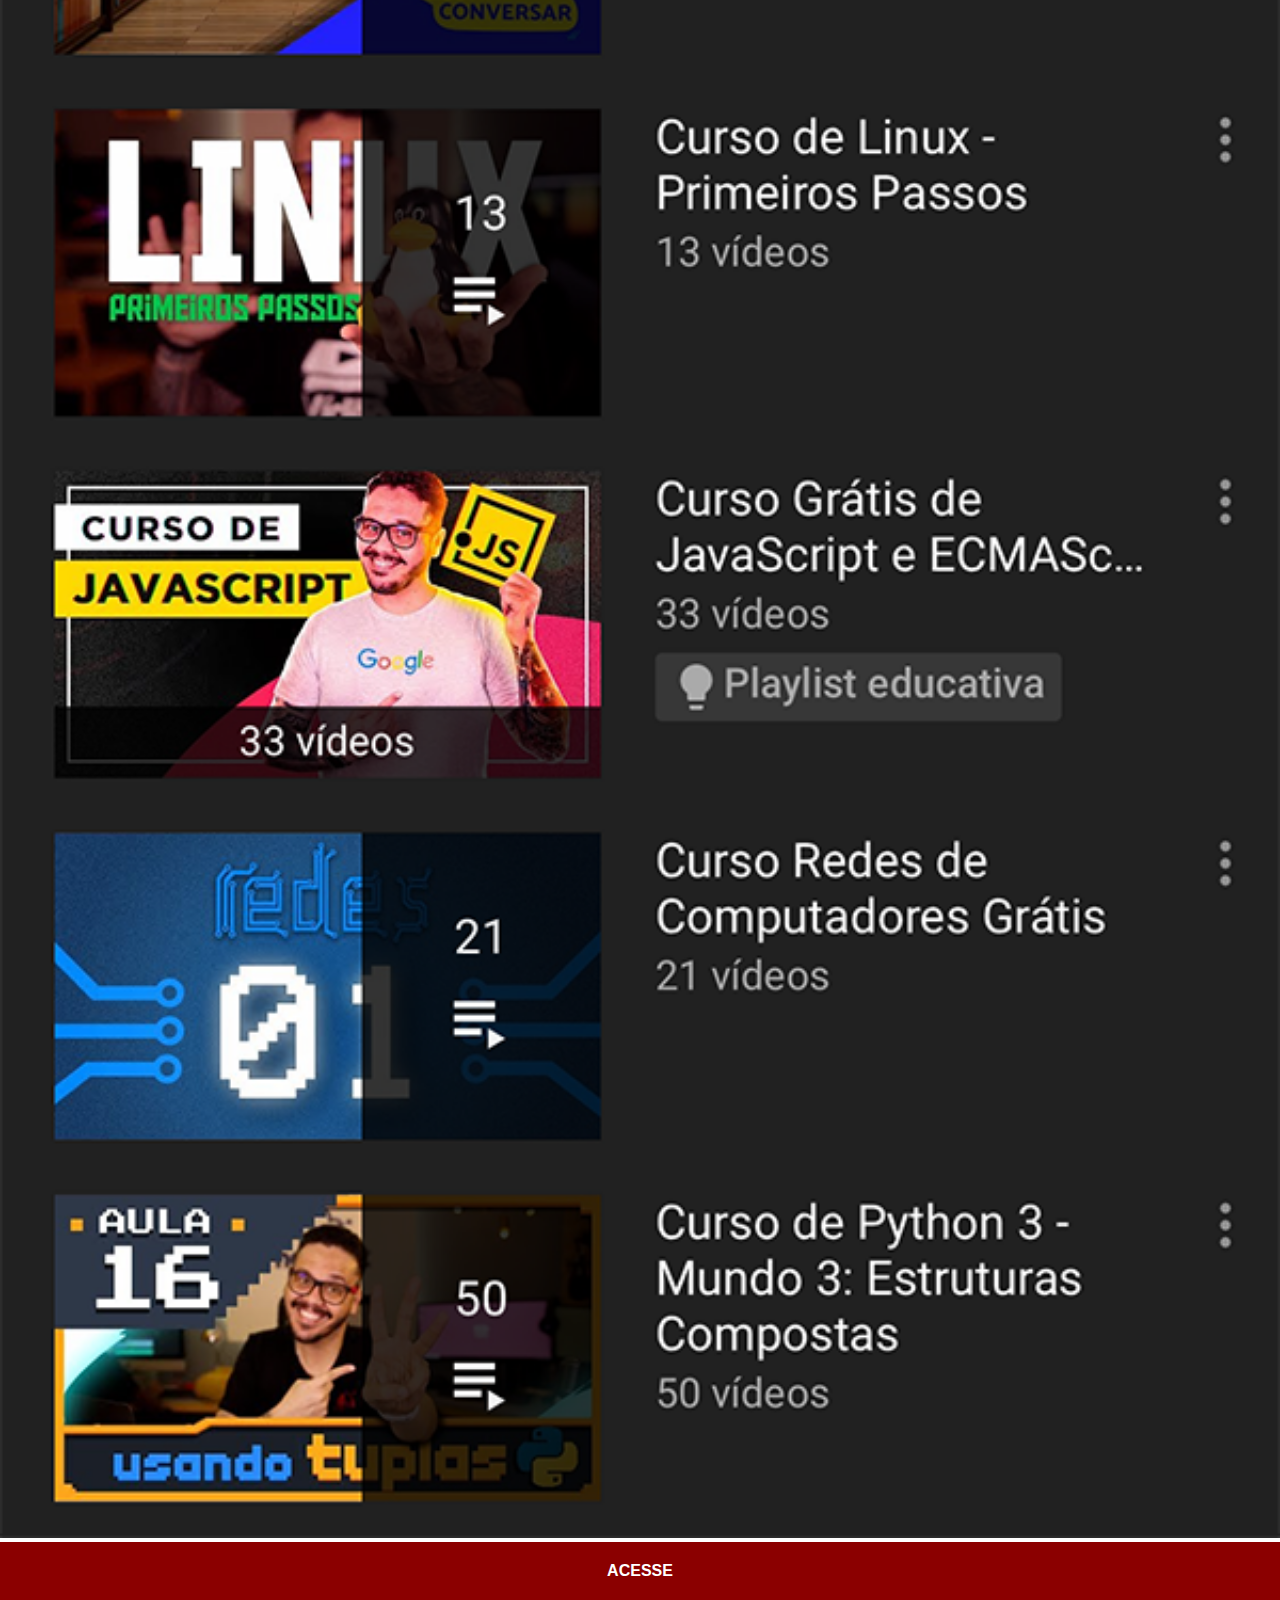
<file: paginas secundarias/youtube.html>
<!DOCTYPE html>
<html lang="pt-br">
<head>
    <meta charset="UTF-8">
    <meta http-equiv="X-UA-Compatible" content="IE=edge">
    <meta name="viewport" content="width=device-width, initial-scale=1.0">
    <title>YouTube</title>
    <link rel="stylesheet" href="style.css">
</head>
<body>
    <img src="../midia/imagens/tela-youtube.png" alt="YouTube"><a href="https://www.youtube.com/@mityriver" target="_blank">ACESSE</a>
</body>
</html>
</file>
<file: style.css>
@charset "UTF-8"

* {
    margin: 0px;
    padding: 0px;
}

body {
    margin: 0px;
    
    height: 100vh;
    width: 100vw;
    background-color: black;
    background: url(midia/imagens/fundo-madeira.jpg) no-repeat;
    background-size: cover;
}

main {
    height: 100vh;
    position: relative;
}

section#telefone {
    position: absolute;
    top: 50%;
    left: 50%;
    transform: translate(-50%, -50%);

    height: 500px;
    width: 500px;

    width: 295px;
    height: 595px;
    background: url(midia/imagens/frame-iphone.png) no-repeat;
}

section#redes-sociais {
    text-align: right;
}

section#redes-sociais img {
    width: 50px; /* quando mechemos no width ele ja meche na altura automaticamente */
    margin: 10px;
    border-radius: 50%;
    box-shadow: 2px 2px 5px black;
    box-sizing: border-box;
}

section#redes-sociais img:hover {
    border: 2px solid rgb(0, 255, 21);
    box-shadow: 2px 2px 5px rgba(0, 255, 21, 0.438);
    transform: translate(-3px, -3px);
    transition: transform .2s, border .1s;
}

iframe#tela {
    position: relative;
    top: 75px;
    left: 20px;

    height: 448px;
    width: 255px;
}
</file>
<file: paginas secundarias/style.css>
* {
    margin: 0px;
    padding: 0px;
    font-family: Arial, Helvetica, sans-serif;
}

::-webkit-scrollbar {
    width: 0px;
    height: 0px;
}

img {
    width: 100vw;
}

a {
    display: block;
    background-color: darkred;
    color: white;
    padding: 20px;
    text-align: center;
    font-weight: bolder;
    text-decoration: none;
}

a:hover {
    background-color: red;
}
</file>
